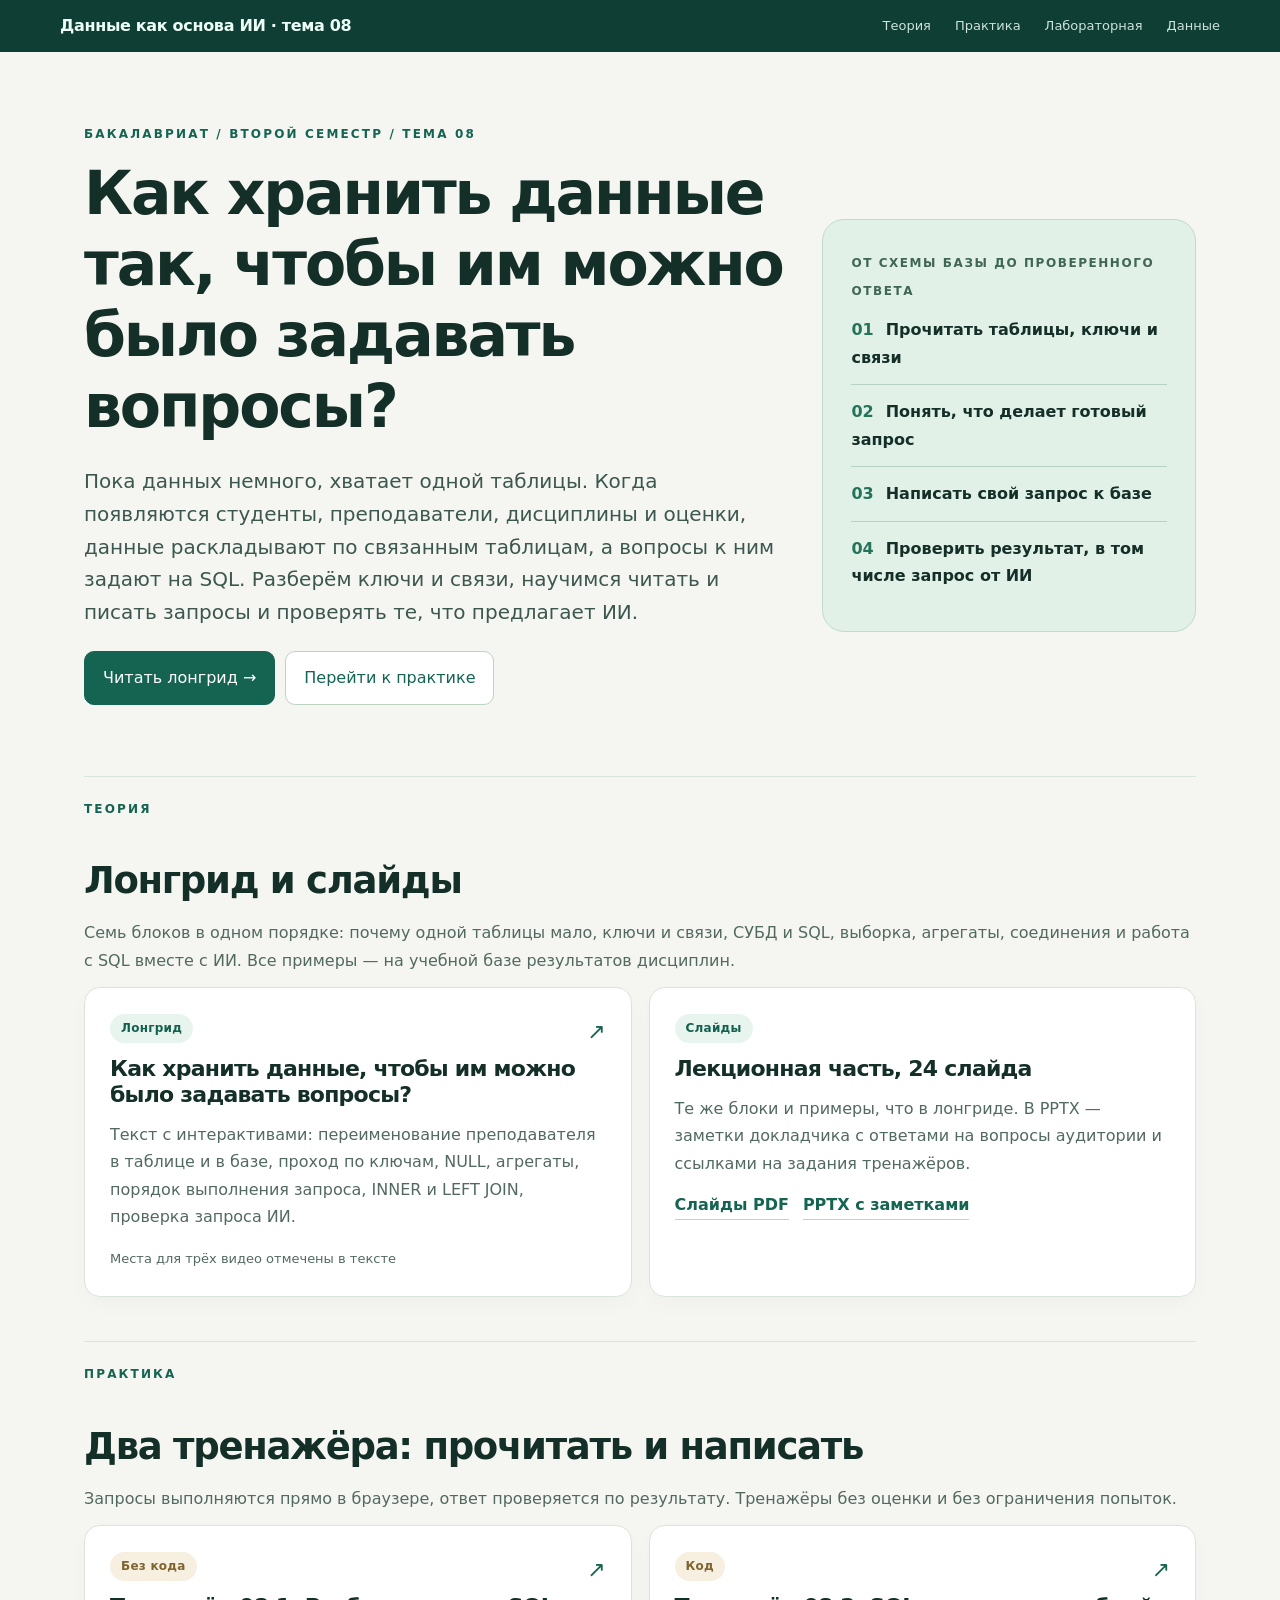
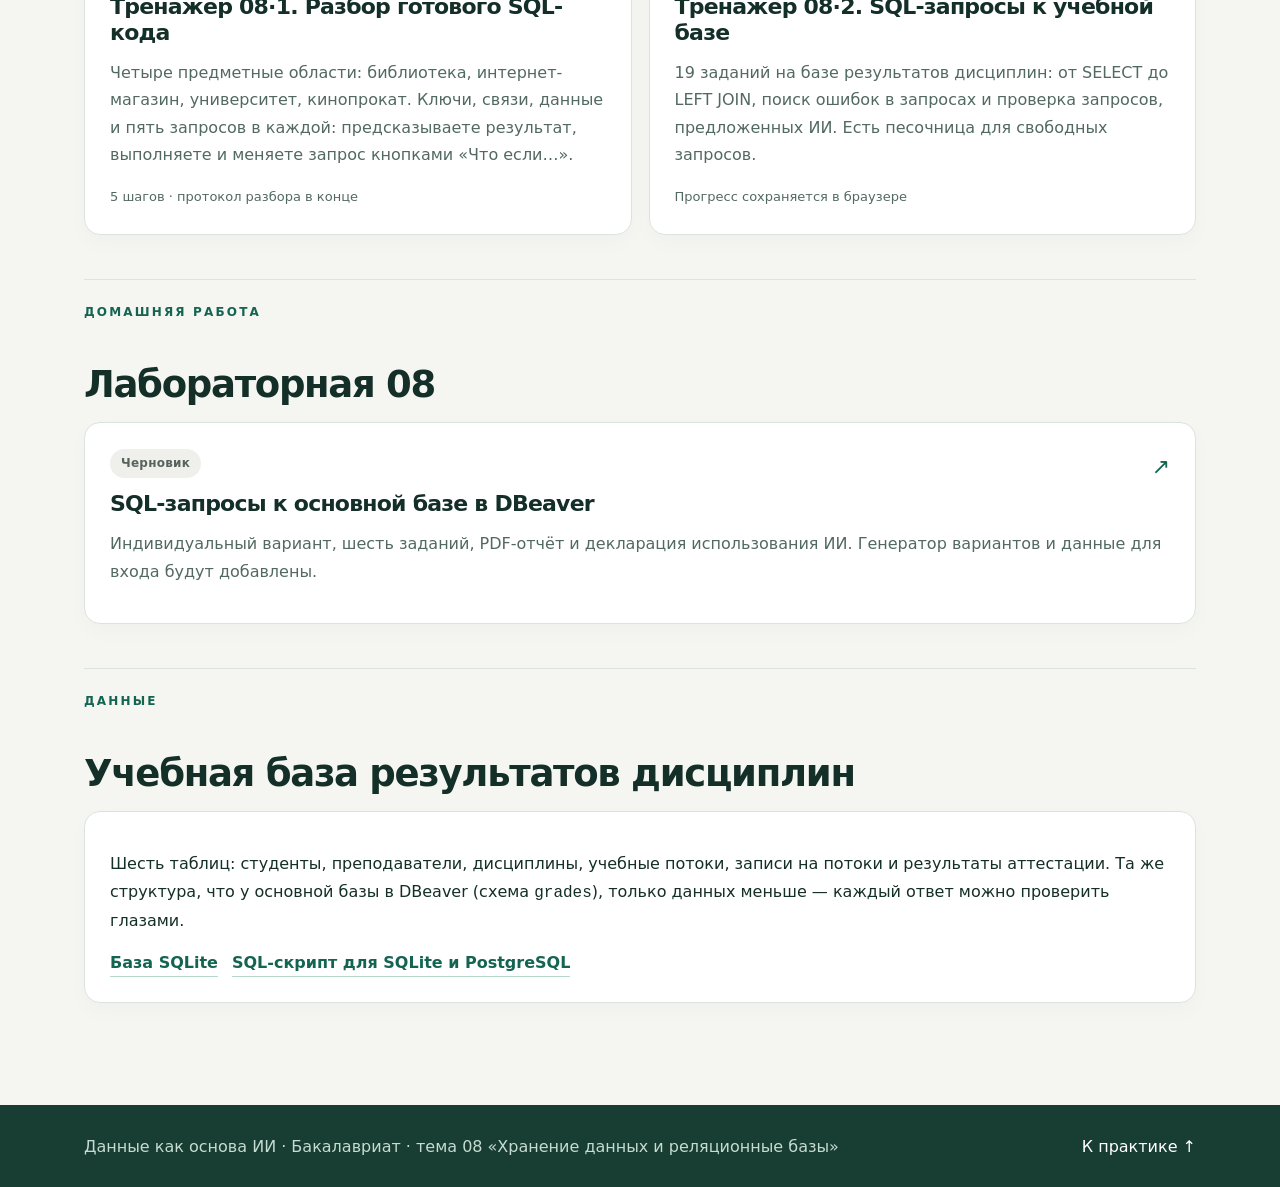
<file: index.html>
<!doctype html><html lang="ru"><head><meta charset="utf-8"><meta name="viewport" content="width=device-width, initial-scale=1"><meta name="description" content="Тема 08 курса «Данные как основа ИИ»: таблицы, ключи и связи, SQL-запросы и проверка запросов ИИ. Интерактивные тренажёры с выполнением SQL в браузере."><title>Тема 08 · Хранение данных и реляционные базы</title><link rel="stylesheet" href="assets/site.css"></head><body>
<header class="top"><div class="top-inner"><a class="brand" href="index.html">Данные как основа ИИ · тема 08</a><nav class="subnav"><a href="#theory">Теория</a><a href="#topic08">Практика</a><a href="#lab">Лабораторная</a><a href="#data">Данные</a></nav></div></header>
<div class="wrap"><section class="hero"><div><div class="eyebrow">Бакалавриат / второй семестр / тема 08</div><h1>Как хранить данные так, чтобы им можно было задавать вопросы?</h1><p class="lede">Пока данных немного, хватает одной таблицы. Когда появляются студенты, преподаватели, дисциплины и оценки, данные раскладывают по связанным таблицам, а вопросы к ним задают на SQL. Разберём ключи и связи, научимся читать и писать запросы и проверять те, что предлагает ИИ.</p><div class="cta"><a class="btn" href="read/08.html">Читать лонгрид →</a><a class="btn alt" href="04_ИНТЕРАКТИВЫ/Тренажер_08_разбор.html">Перейти к практике</a></div></div><div class="hero-panel"><small>От схемы базы до проверенного ответа</small><div class="step"><span class="n">01</span>Прочитать таблицы, ключи и связи</div><div class="step"><span class="n">02</span>Понять, что делает готовый запрос</div><div class="step"><span class="n">03</span>Написать свой запрос к базе</div><div class="step"><span class="n">04</span>Проверить результат, в том числе запрос от ИИ</div></div></section>
<section id="theory" class="section"><div class="eyebrow">Теория</div><h2>Лонгрид и слайды</h2><p class="muted">Семь блоков в одном порядке: почему одной таблицы мало, ключи и связи, СУБД и SQL, выборка, агрегаты, соединения и работа с SQL вместе с ИИ. Все примеры — на учебной базе результатов дисциплин.</p><div class="grid"><a class="card" href="read/08.html"><span class="tag">Лонгрид</span><span class="arrow">↗</span><h3>Как хранить данные, чтобы им можно было задавать вопросы?</h3><p>Текст с интерактивами: переименование преподавателя в таблице и в базе, проход по ключам, NULL, агрегаты, порядок выполнения запроса, INNER и LEFT JOIN, проверка запроса ИИ.</p><span class="fine">Места для трёх видео отмечены в тексте</span></a><div class="card"><span class="tag">Слайды</span><h3>Лекционная часть, 24 слайда</h3><p>Те же блоки и примеры, что в лонгриде. В PPTX — заметки докладчика с ответами на вопросы аудитории и ссылками на задания тренажёров.</p><div class="filelinks"><a href="09_ПРЕЗЕНТАЦИИ_PDF/Тема_08.pdf">Слайды PDF</a><a href="09_ПРЕЗЕНТАЦИИ_PDF/Тема_08.pptx">PPTX с заметками</a></div></div></div></section>
<section id="topic08" class="section"><div class="eyebrow">Практика</div><h2>Два тренажёра: прочитать и написать</h2><p class="muted">Запросы выполняются прямо в браузере, ответ проверяется по результату. Тренажёры без оценки и без ограничения попыток.</p><div class="grid"><a class="card" href="04_ИНТЕРАКТИВЫ/Тренажер_08_разбор.html"><span class="tag alt">Без кода</span><span class="arrow">↗</span><h3>Тренажёр 08·1. Разбор готового SQL-кода</h3><p>Четыре предметные области: библиотека, интернет-магазин, университет, кинопрокат. Ключи, связи, данные и пять запросов в каждой: предсказываете результат, выполняете и меняете запрос кнопками «Что если…».</p><span class="fine">5 шагов · протокол разбора в конце</span></a><a class="card" href="04_ИНТЕРАКТИВЫ/Тренажер_08_запросы.html"><span class="tag alt">Код</span><span class="arrow">↗</span><h3>Тренажёр 08·2. SQL-запросы к учебной базе</h3><p>19 заданий на базе результатов дисциплин: от SELECT до LEFT JOIN, поиск ошибок в запросах и проверка запросов, предложенных ИИ. Есть песочница для свободных запросов.</p><span class="fine">Прогресс сохраняется в браузере</span></a></div></section>
<section id="lab" class="section"><div class="eyebrow">Домашняя работа</div><h2>Лабораторная 08</h2><a class="card" href="03_ЛАБОРАТОРНЫЕ/ЛР_08.html"><span class="tag gray">Черновик</span><span class="arrow">↗</span><h3>SQL-запросы к основной базе в DBeaver</h3><p>Индивидуальный вариант, шесть заданий, PDF-отчёт и декларация использования ИИ. Генератор вариантов и данные для входа будут добавлены.</p></a></section>
<section id="data" class="section"><div class="eyebrow">Данные</div><h2>Учебная база результатов дисциплин</h2><div class="panel"><p>Шесть таблиц: студенты, преподаватели, дисциплины, учебные потоки, записи на потоки и результаты аттестации. Та же структура, что у основной базы в DBeaver (схема <code>grades</code>), только данных меньше — каждый ответ можно проверить глазами.</p><div class="filelinks"><a href="05_ДАННЫЕ_СТУДЕНТАМ/grades_training.sqlite">База SQLite</a><a href="05_ДАННЫЕ_СТУДЕНТАМ/grades_training.sql">SQL-скрипт для SQLite и PostgreSQL</a></div></div></section></div>
<footer class="footer"><div class="wrap"><span>Данные как основа ИИ · Бакалавриат · тема 08 «Хранение данных и реляционные базы»</span><a href="#topic08">К практике ↑</a></div></footer></body></html>
</file>
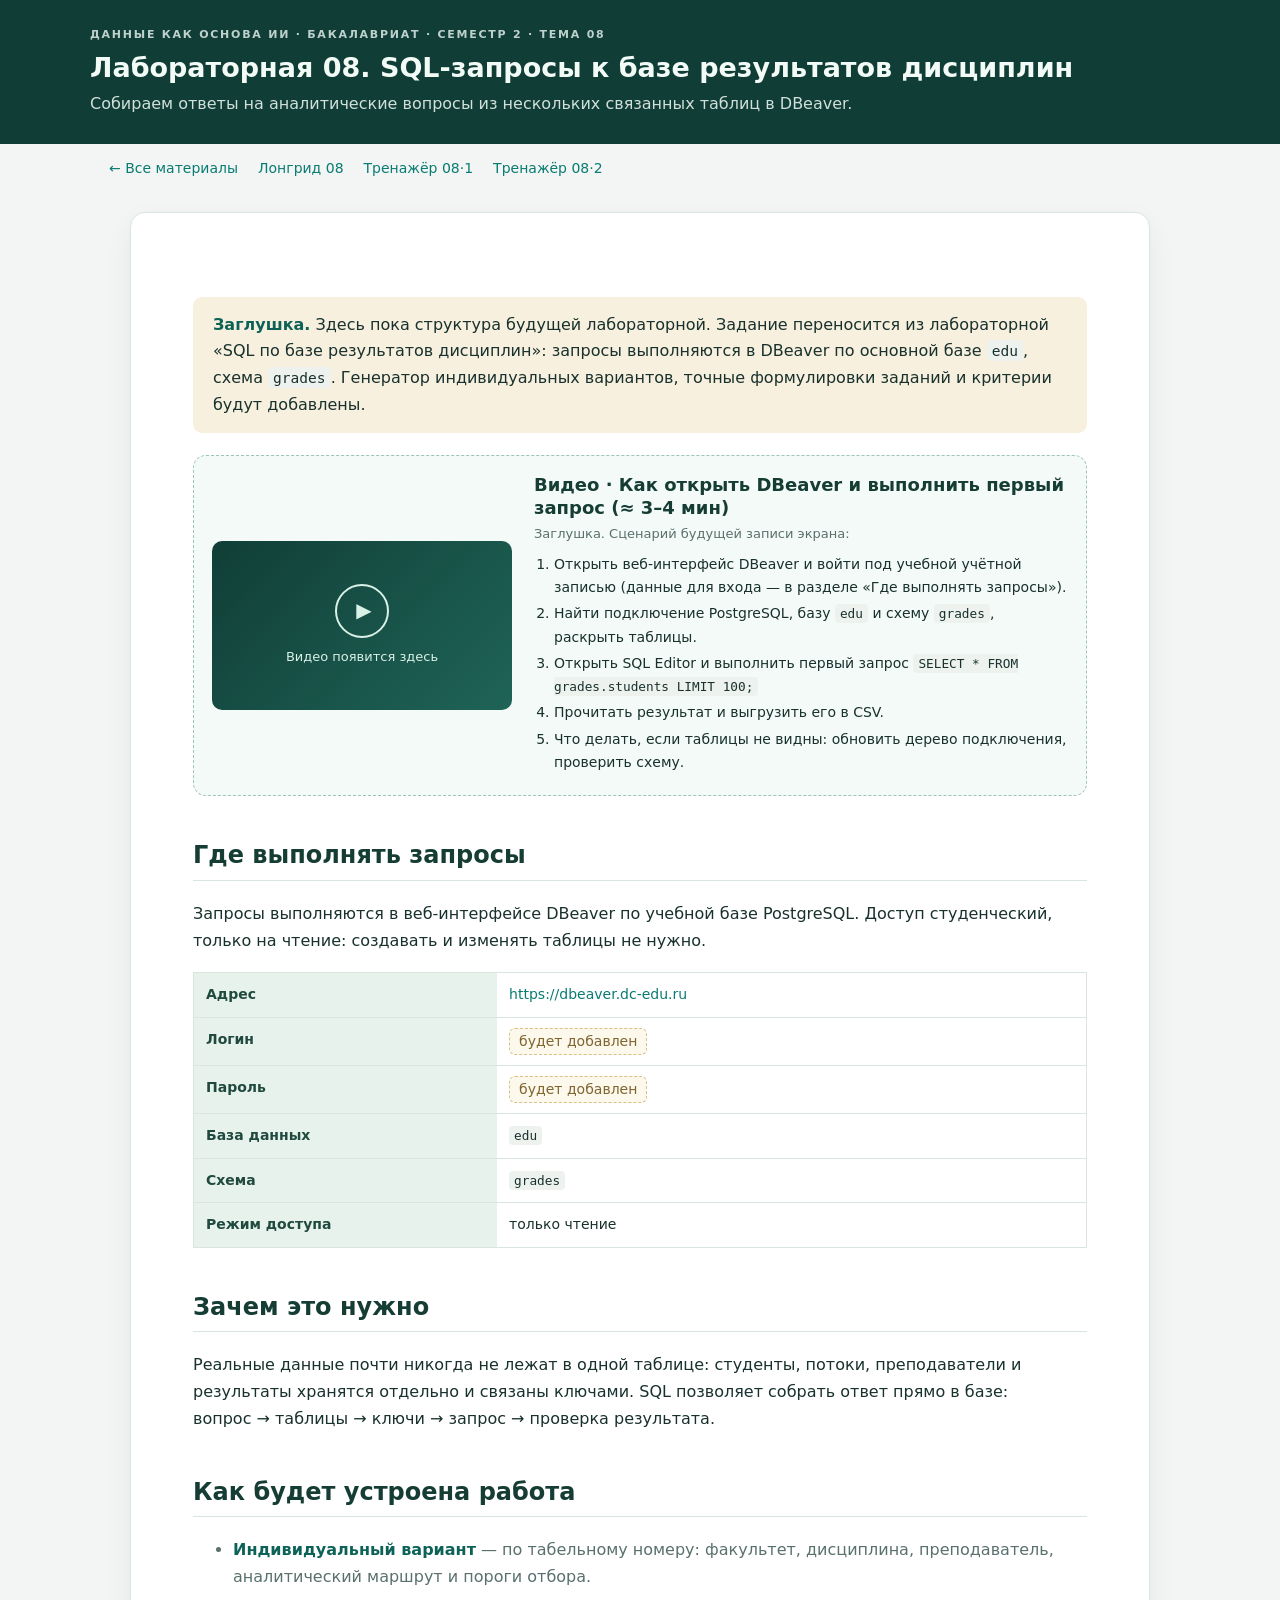
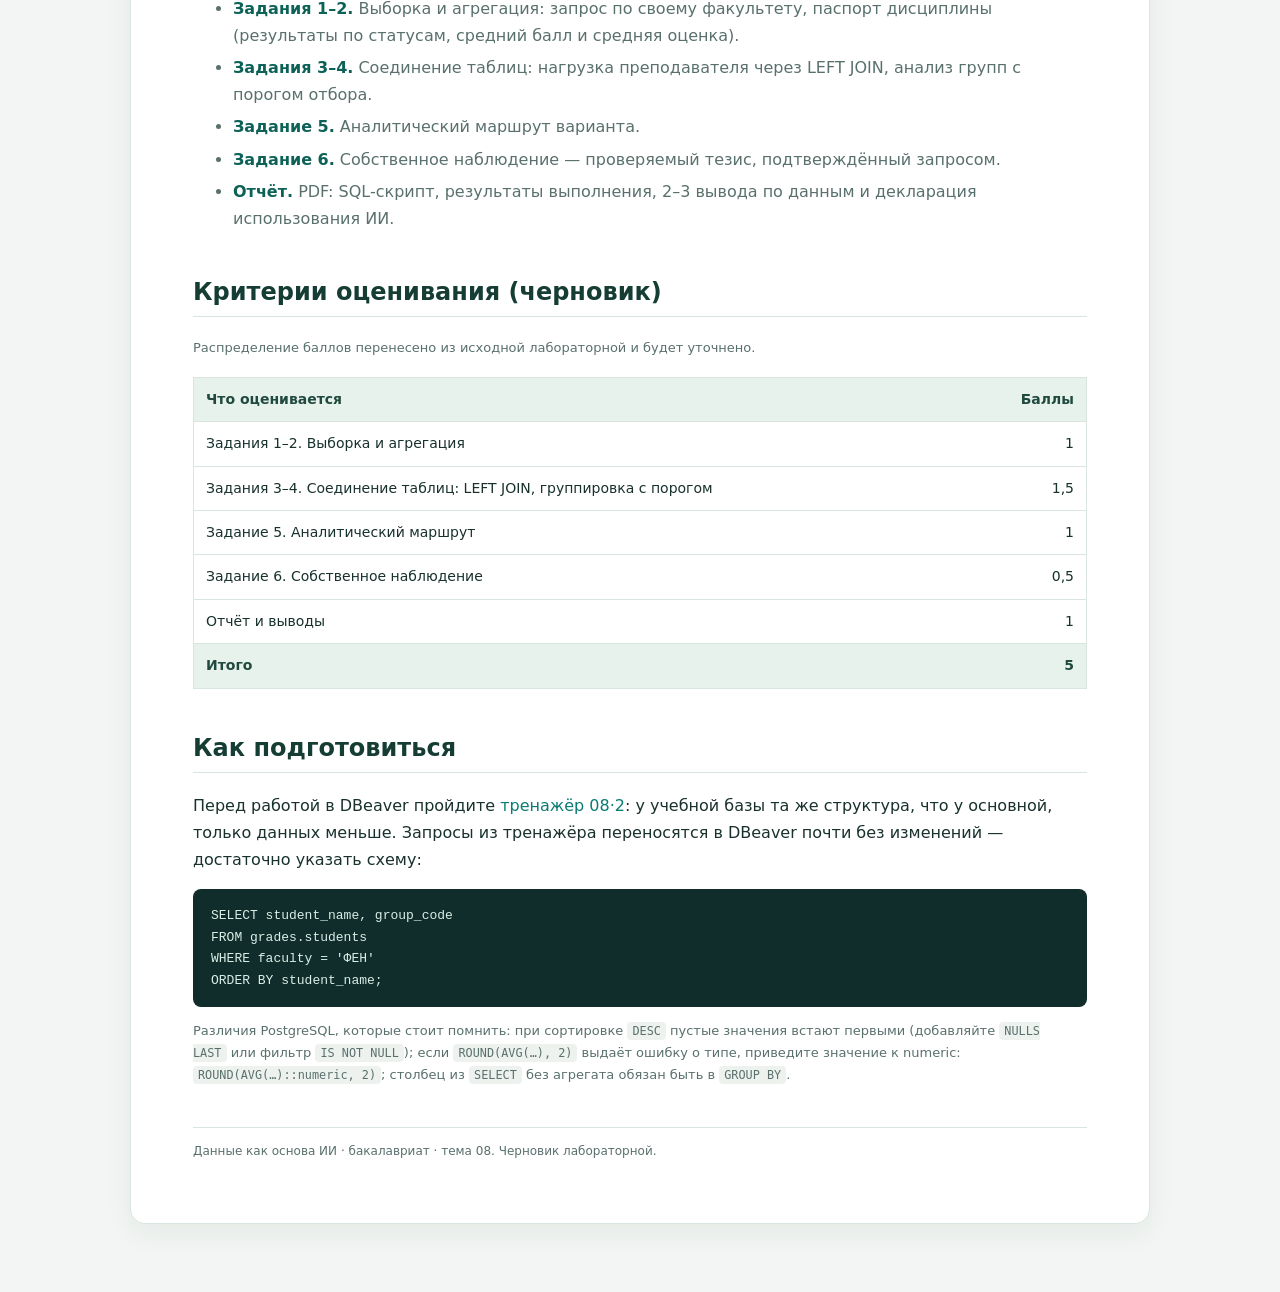
<file: 03_ЛАБОРАТОРНЫЕ/ЛР_08.html>
<!doctype html><html lang="ru"><head><meta charset="utf-8"><meta name="viewport" content="width=device-width,initial-scale=1"><title>Лабораторная 08. SQL-запросы к базе результатов</title><style>
:root{--ink:#18312d;--mint:#097b72;--bg:#f2f5f3;--paper:#fff;--muted:#59706d;--line:#dbe5df;--soft:#e9f4ef;--ochre:#f8f0df;--red:#9a4f35}
*{box-sizing:border-box}body{background:var(--bg);color:var(--ink);font:16px/1.67 system-ui,-apple-system,'Segoe UI',Arial,sans-serif;margin:0}a{color:var(--mint);text-decoration:none}a:hover{text-decoration:underline}header{background:#103e37;color:#f1fbf6;padding:26px max(18px,calc((100vw - 1100px)/2));}header .kicker{font-size:11px;letter-spacing:.16em;text-transform:uppercase;font-weight:700;opacity:.78}header h1{color:#f3fbf6;font-size:27px;line-height:1.19;margin:8px 0 7px}header p{margin:0;max-width:800px;opacity:.86}nav{max-width:1100px;margin:auto;padding:13px 19px;color:var(--muted);font-size:14px}nav a{margin-right:20px}main{max-width:1020px;margin:18px auto 68px;background:var(--paper);border:1px solid var(--line);border-radius:15px;box-shadow:0 10px 28px #16362b0e;padding:clamp(24px,5vw,62px)}h1,h2,h3{color:#153d34;line-height:1.24}h2{font-size:24px;margin-top:1.7em;padding-top:.18em;border-bottom:1px solid var(--line);padding-bottom:9px}h3{font-size:19px;margin-top:1.2em}p{max-width:860px;margin:1em 0}li{margin:.35em 0}strong{color:#0d6257}code{font:0.91em ui-monospace,SFMono-Regular,Consolas,'DejaVu Sans Mono',monospace;background:#eef2ef;padding:2px 5px;border-radius:4px}pre{background:#112d2b;color:#d9eee7;padding:16px 18px;overflow:auto;border-radius:8px;font:13px/1.65 ui-monospace,Consolas,monospace}table{border-collapse:collapse;width:100%;font-size:14px;margin:18px 0;border:1px solid var(--line)}th,td{text-align:left;padding:10px 12px;border-bottom:1px solid var(--line);vertical-align:top}th{background:#e8f2ed;color:#214a3f}td:last-child,th:last-child{text-align:right;white-space:nowrap}table.access th{width:34%}table.access td:last-child{text-align:left;white-space:normal}.todo{display:inline-block;background:#fcf8ec;border:1px dashed #d8c08f;color:#7e642e;border-radius:6px;padding:1px 9px;font-size:14px}.callout{background:var(--ochre);border-radius:9px;padding:15px 20px;margin:22px 0}.small{font-size:13px;color:var(--muted)}.plan{color:var(--muted)}.footer{margin-top:42px;border-top:1px solid var(--line);padding-top:13px;color:var(--muted);font-size:12px}
.video-stub{display:grid;grid-template-columns:minmax(0,300px) minmax(0,1fr);gap:22px;align-items:center;border:1px dashed #9fc4b3;background:#f4faf7;border-radius:13px;padding:18px;margin:22px 0}.video-stub .frame{aspect-ratio:16/9;border-radius:10px;background:linear-gradient(135deg,#103e37,#1f6457);color:#d9f1e7;display:flex;flex-direction:column;align-items:center;justify-content:center;gap:8px;font-size:13px;text-align:center;padding:12px}.video-stub .play{width:54px;height:54px;border-radius:50%;border:2px solid #d9f1e7;display:flex;align-items:center;justify-content:center;font-size:20px;padding-left:4px}.video-stub h3{margin:0 0 4px;font-size:18px}.video-stub ol{margin:8px 0 0;padding-left:20px;font-size:14px}.video-stub li{margin:.2em 0}
@media(max-width:650px){main{border-radius:0;margin:0;padding:19px 16px}header{padding:24px 16px}header h1{font-size:23px}nav{padding:12px 16px}.video-stub{grid-template-columns:1fr}table{display:block;overflow:auto}}
</style></head><body><header><div class="kicker">Данные как основа ИИ · бакалавриат · семестр 2 · тема 08</div><h1>Лабораторная 08. SQL-запросы к базе результатов дисциплин</h1><p>Собираем ответы на аналитические вопросы из нескольких связанных таблиц в DBeaver.</p></header><nav><a href="../index.html#topic08">← Все материалы</a><a href="../read/08.html">Лонгрид 08</a><a href="../04_ИНТЕРАКТИВЫ/Тренажер_08_разбор.html">Тренажёр 08·1</a><a href="../04_ИНТЕРАКТИВЫ/Тренажер_08_запросы.html">Тренажёр 08·2</a></nav><main>
<div class="callout"><strong>Заглушка.</strong> Здесь пока структура будущей лабораторной. Задание переносится из лабораторной «SQL по базе результатов дисциплин»: запросы выполняются в DBeaver по основной базе <code>edu</code>, схема <code>grades</code>. Генератор индивидуальных вариантов, точные формулировки заданий и критерии будут добавлены.</div>

<figure class="video-stub" data-video-slot="lab08-dbeaver"><div class="frame" role="img" aria-label="Место для видео"><div class="play" aria-hidden="true">▶</div><div>Видео появится здесь</div></div><figcaption><h3>Видео · Как открыть DBeaver и выполнить первый запрос (≈ 3–4 мин)</h3><div class="small">Заглушка. Сценарий будущей записи экрана:</div><ol><li>Открыть веб-интерфейс DBeaver и войти под учебной учётной записью (данные для входа — в разделе «Где выполнять запросы»).</li><li>Найти подключение PostgreSQL, базу <code>edu</code> и схему <code>grades</code>, раскрыть таблицы.</li><li>Открыть SQL Editor и выполнить первый запрос <code>SELECT * FROM grades.students LIMIT 100;</code></li><li>Прочитать результат и выгрузить его в CSV.</li><li>Что делать, если таблицы не видны: обновить дерево подключения, проверить схему.</li></ol></figcaption></figure>

<h2>Где выполнять запросы</h2>
<p>Запросы выполняются в веб-интерфейсе DBeaver по учебной базе PostgreSQL. Доступ студенческий, только на чтение: создавать и изменять таблицы не нужно.</p>
<table class="access"><tbody><tr><th>Адрес</th><td><a href="https://dbeaver.dc-edu.ru" target="_blank" rel="noopener">https://dbeaver.dc-edu.ru</a></td></tr><tr><th>Логин</th><td><span class="todo">будет добавлен</span></td></tr><tr><th>Пароль</th><td><span class="todo">будет добавлен</span></td></tr><tr><th>База данных</th><td><code>edu</code></td></tr><tr><th>Схема</th><td><code>grades</code></td></tr><tr><th>Режим доступа</th><td>только чтение</td></tr></tbody></table>

<h2>Зачем это нужно</h2>
<p>Реальные данные почти никогда не лежат в одной таблице: студенты, потоки, преподаватели и результаты хранятся отдельно и связаны ключами. SQL позволяет собрать ответ прямо в базе: вопрос → таблицы → ключи → запрос → проверка результата.</p>

<h2>Как будет устроена работа</h2>
<ul class="plan"><li><strong>Индивидуальный вариант</strong> — по табельному номеру: факультет, дисциплина, преподаватель, аналитический маршрут и пороги отбора.</li><li><strong>Задания 1–2.</strong> Выборка и агрегация: запрос по своему факультету, паспорт дисциплины (результаты по статусам, средний балл и средняя оценка).</li><li><strong>Задания 3–4.</strong> Соединение таблиц: нагрузка преподавателя через LEFT JOIN, анализ групп с порогом отбора.</li><li><strong>Задание 5.</strong> Аналитический маршрут варианта.</li><li><strong>Задание 6.</strong> Собственное наблюдение — проверяемый тезис, подтверждённый запросом.</li><li><strong>Отчёт.</strong> PDF: SQL-скрипт, результаты выполнения, 2–3 вывода по данным и декларация использования ИИ.</li></ul>

<h2>Критерии оценивания (черновик)</h2>
<p class="small">Распределение баллов перенесено из исходной лабораторной и будет уточнено.</p>
<table><thead><tr><th>Что оценивается</th><th>Баллы</th></tr></thead><tbody><tr><td>Задания 1–2. Выборка и агрегация</td><td>1</td></tr><tr><td>Задания 3–4. Соединение таблиц: LEFT JOIN, группировка с порогом</td><td>1,5</td></tr><tr><td>Задание 5. Аналитический маршрут</td><td>1</td></tr><tr><td>Задание 6. Собственное наблюдение</td><td>0,5</td></tr><tr><td>Отчёт и выводы</td><td>1</td></tr><tr><th>Итого</th><th>5</th></tr></tbody></table>

<h2>Как подготовиться</h2>
<p>Перед работой в DBeaver пройдите <a href="../04_ИНТЕРАКТИВЫ/Тренажер_08_запросы.html">тренажёр 08·2</a>: у учебной базы та же структура, что у основной, только данных меньше. Запросы из тренажёра переносятся в DBeaver почти без изменений — достаточно указать схему:</p>
<pre>SELECT student_name, group_code
FROM grades.students
WHERE faculty = 'ФЕН'
ORDER BY student_name;</pre>
<p class="small">Различия PostgreSQL, которые стоит помнить: при сортировке <code>DESC</code> пустые значения встают первыми (добавляйте <code>NULLS LAST</code> или фильтр <code>IS NOT NULL</code>); если <code>ROUND(AVG(…), 2)</code> выдаёт ошибку о типе, приведите значение к numeric: <code>ROUND(AVG(…)::numeric, 2)</code>; столбец из <code>SELECT</code> без агрегата обязан быть в <code>GROUP BY</code>.</p>
<div class="footer">Данные как основа ИИ · бакалавриат · тема 08. Черновик лабораторной.</div>
</main></body></html>
</file>
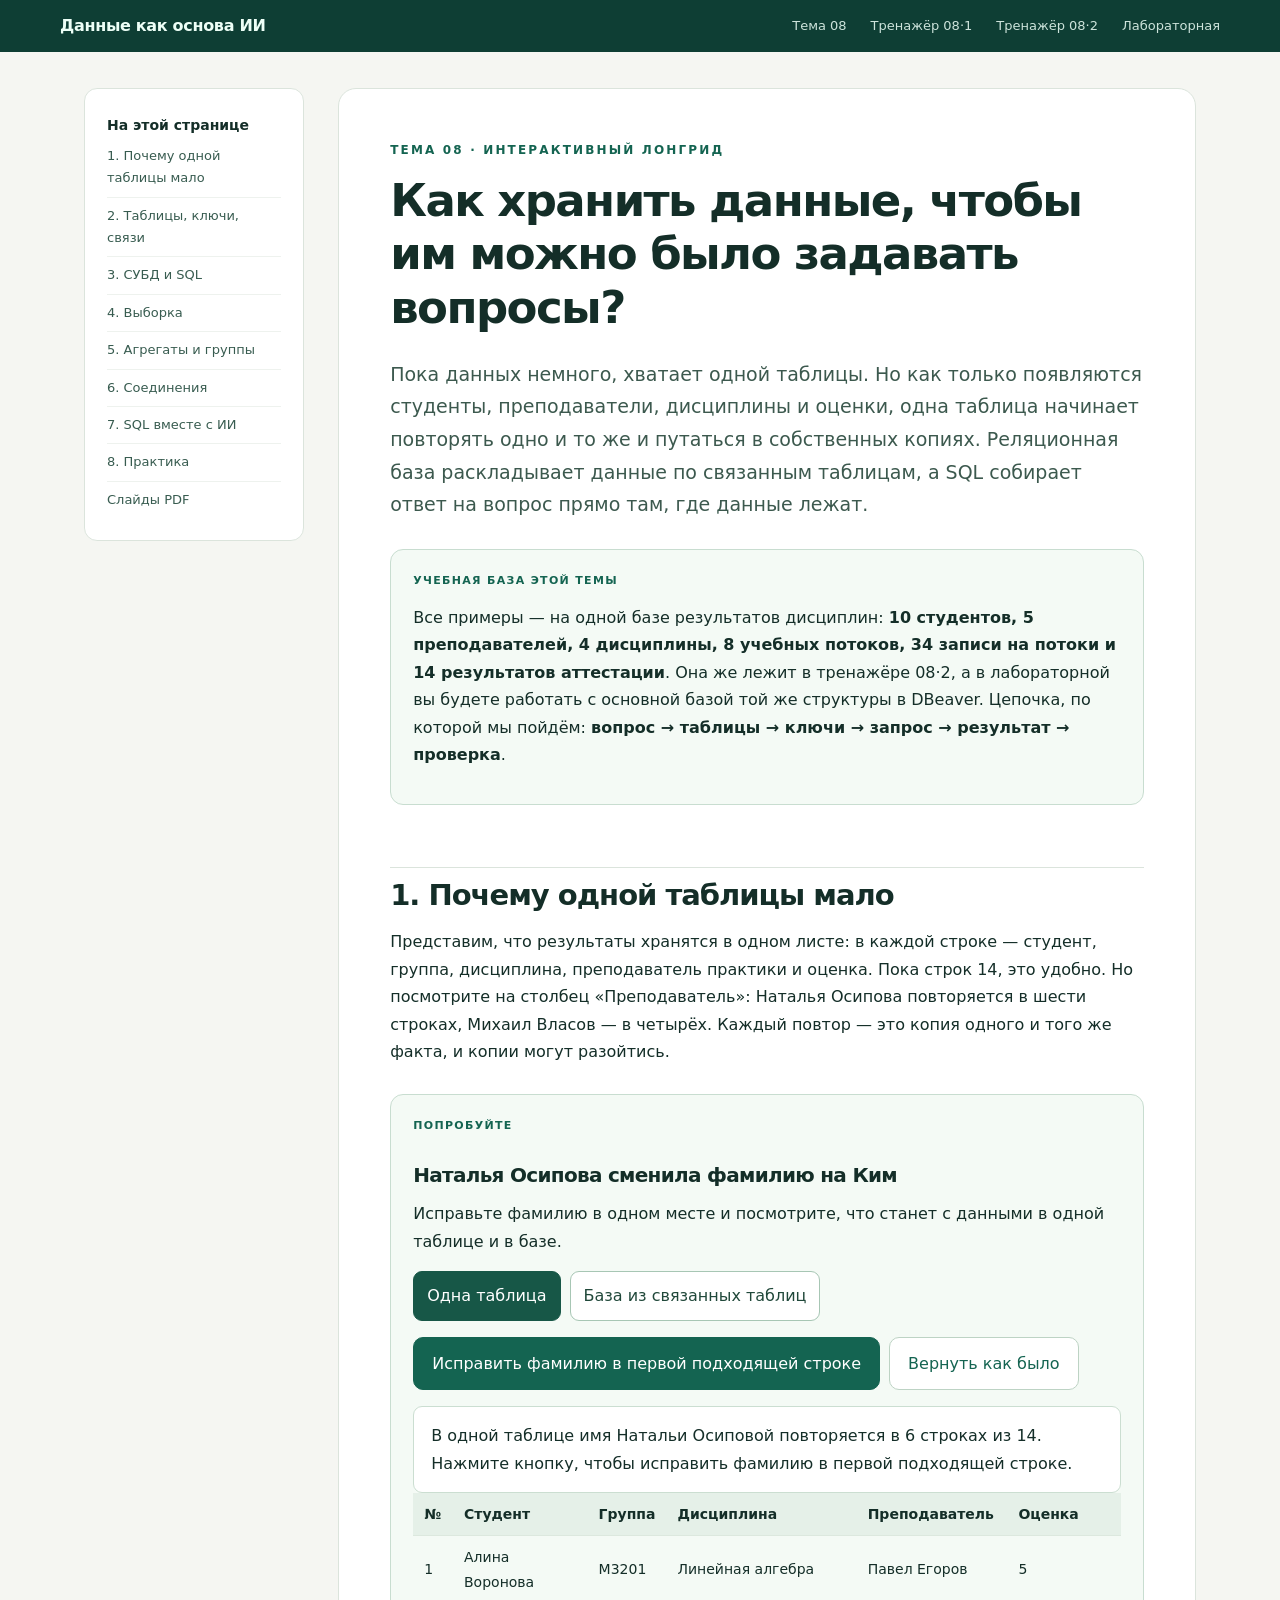
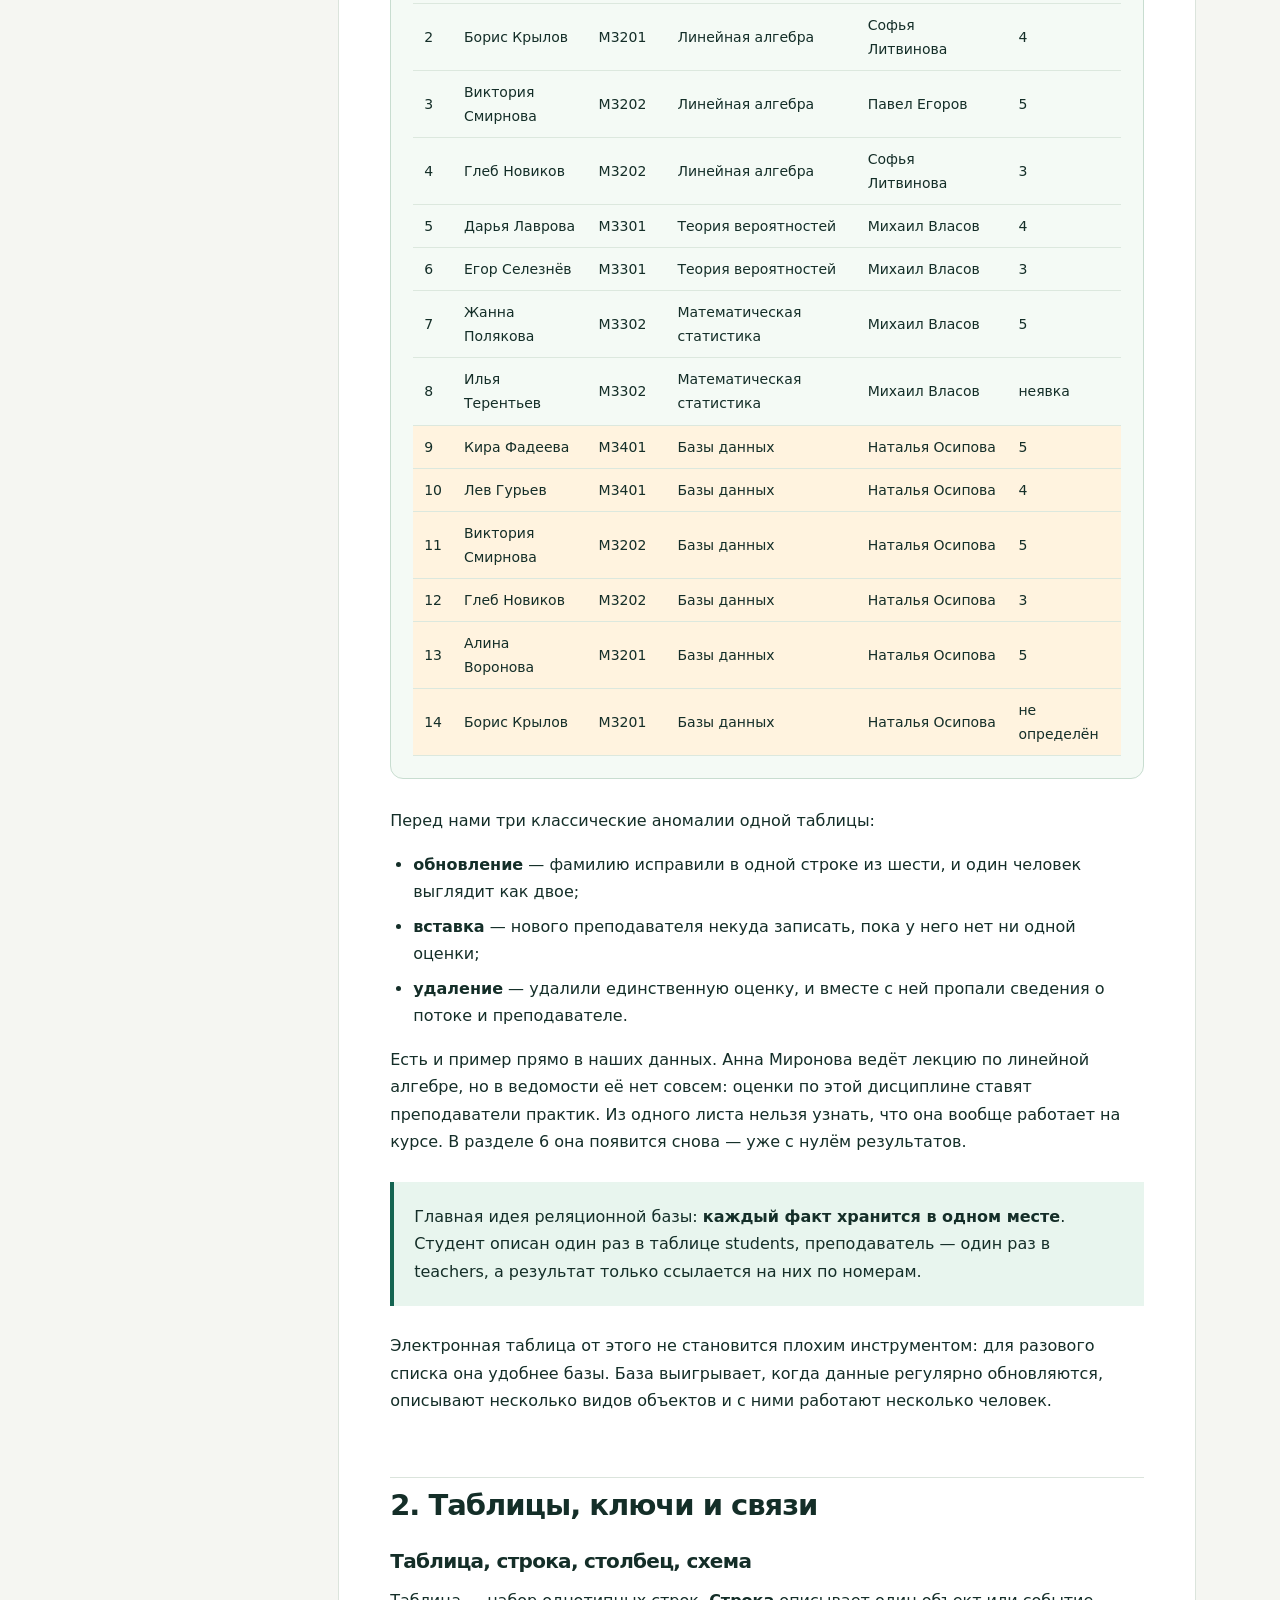
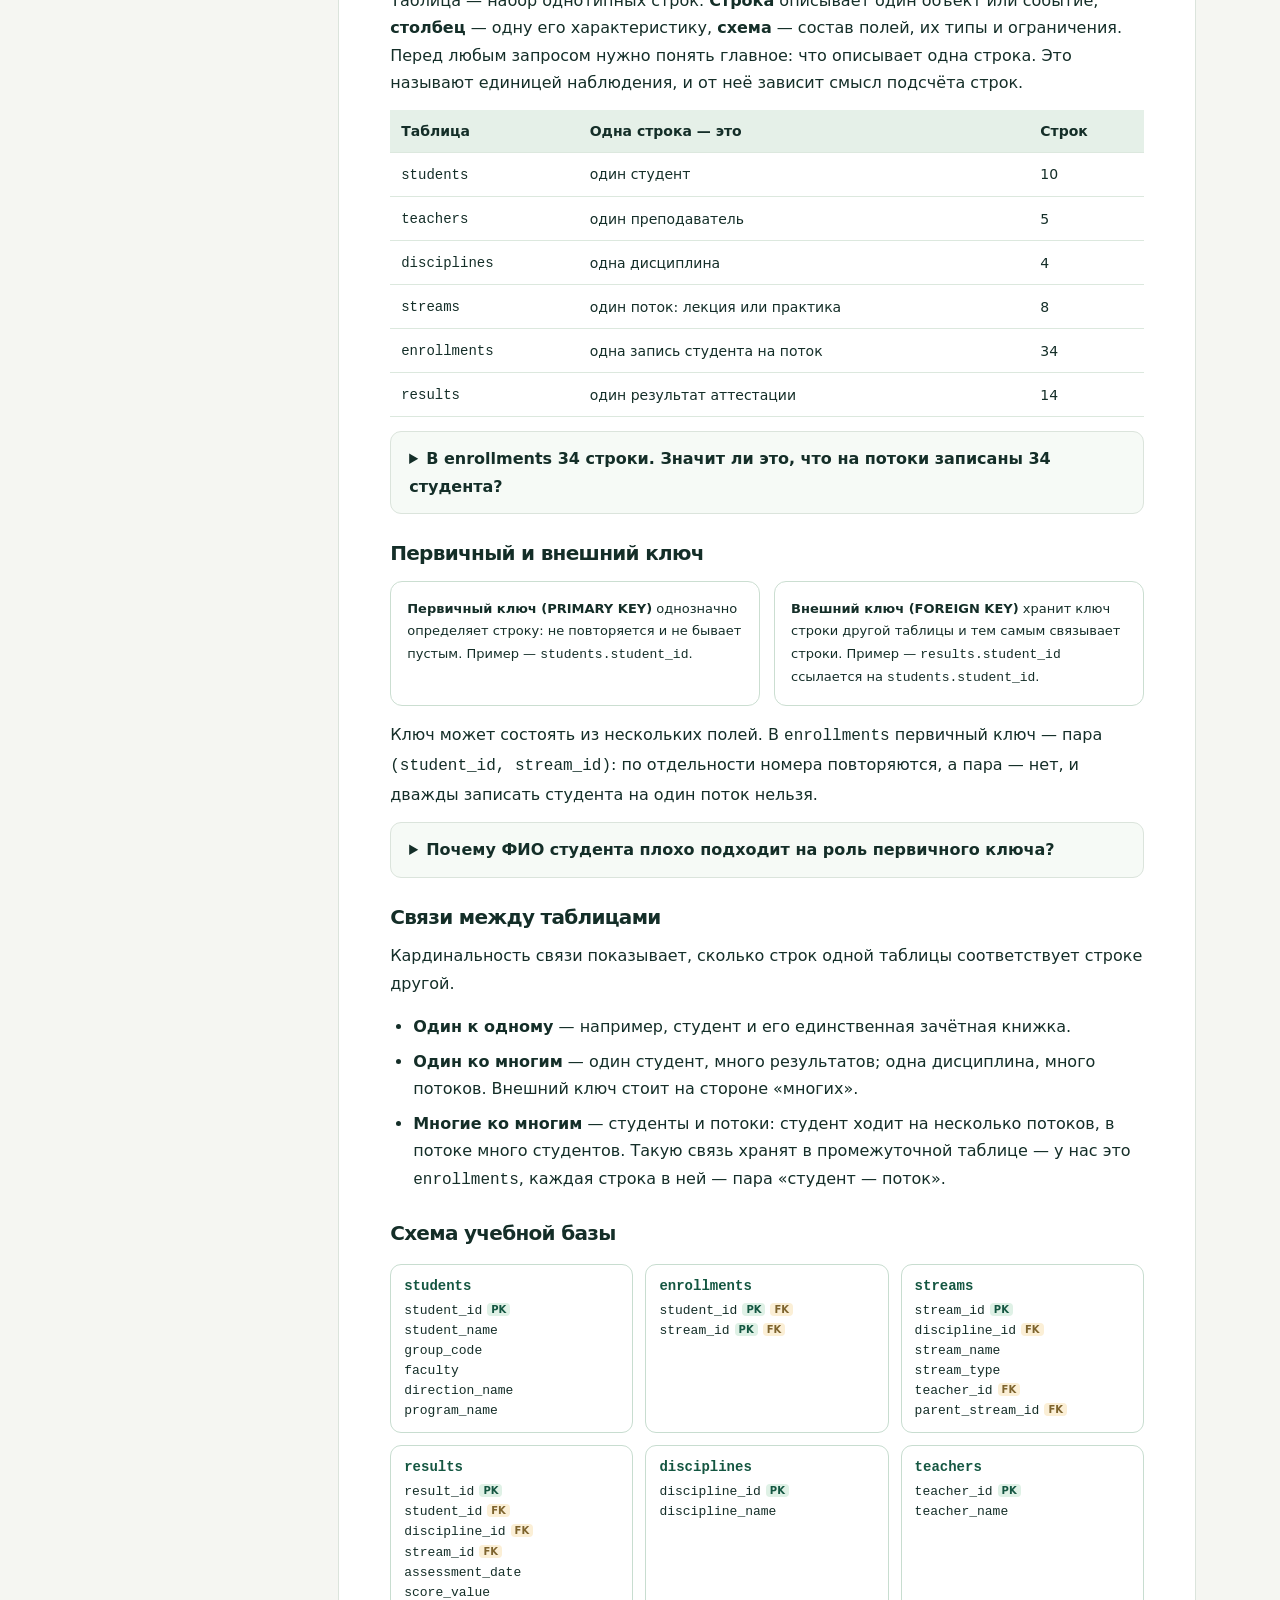
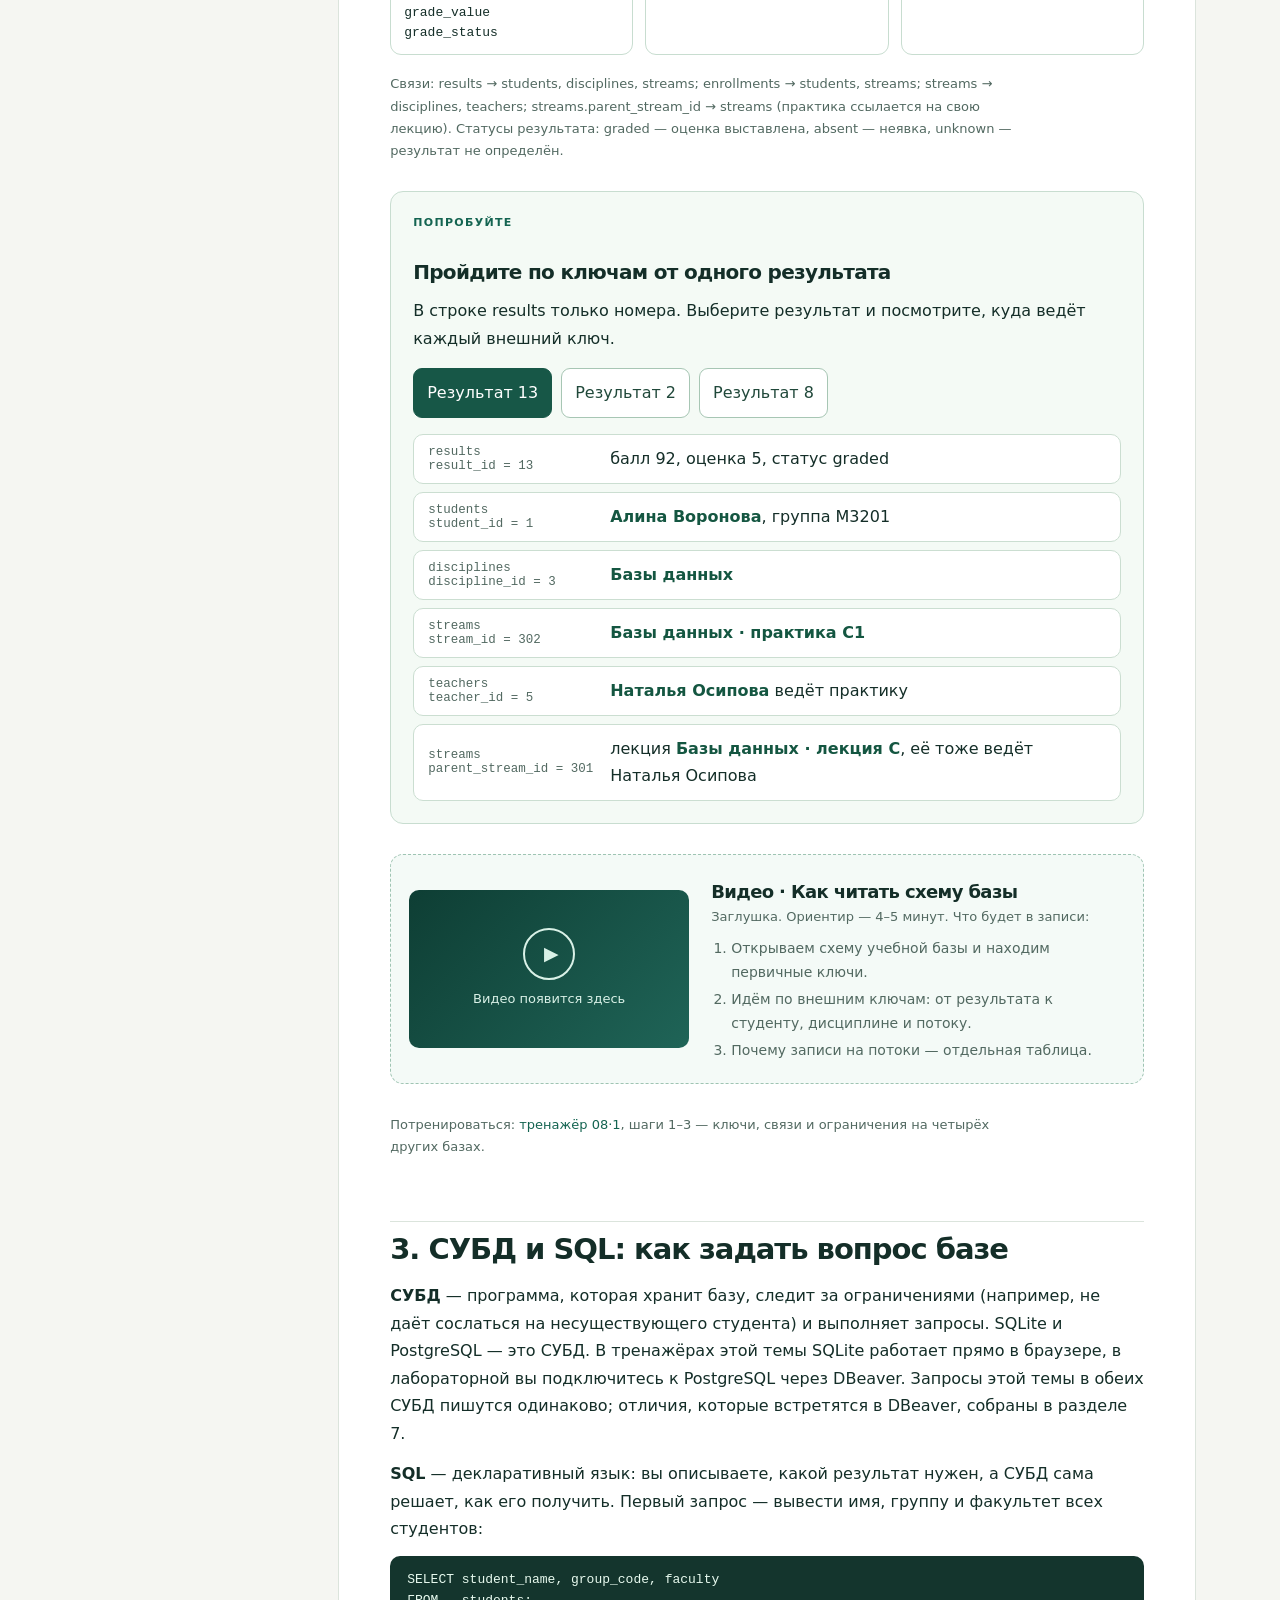
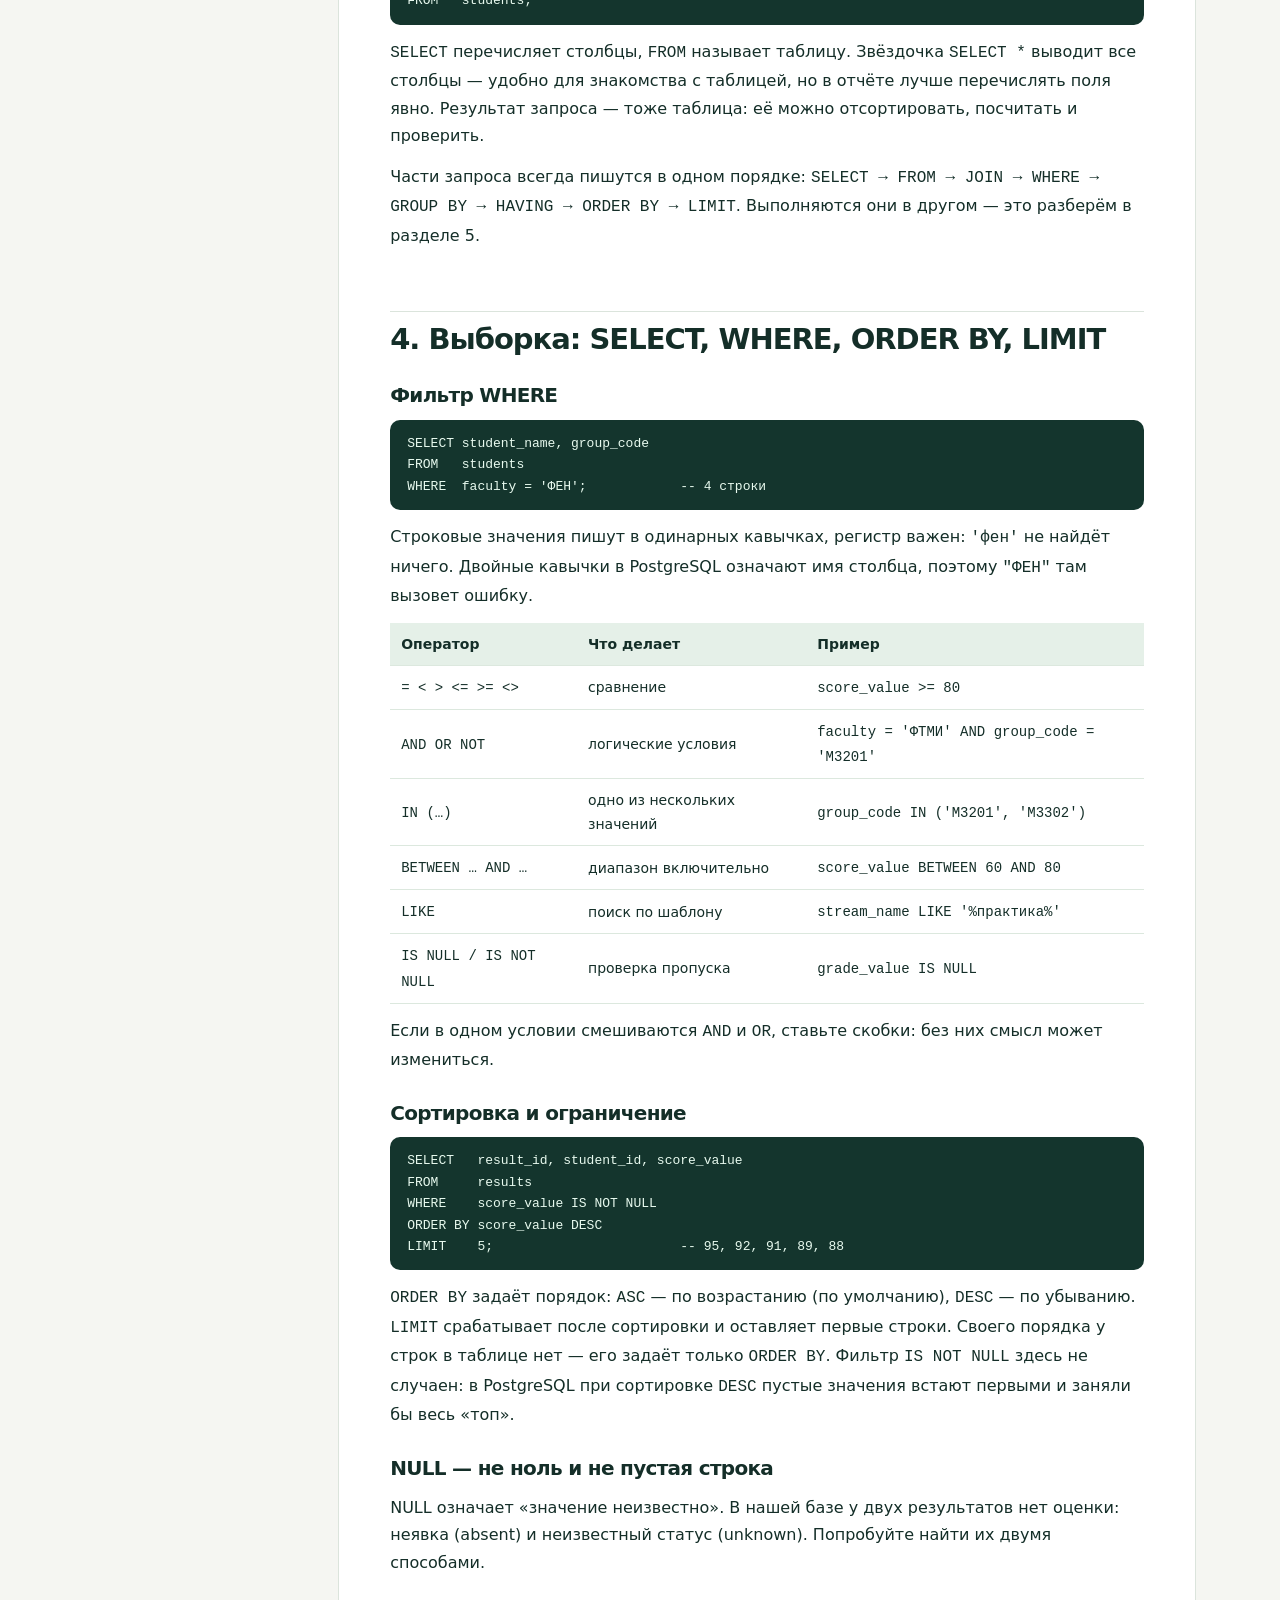
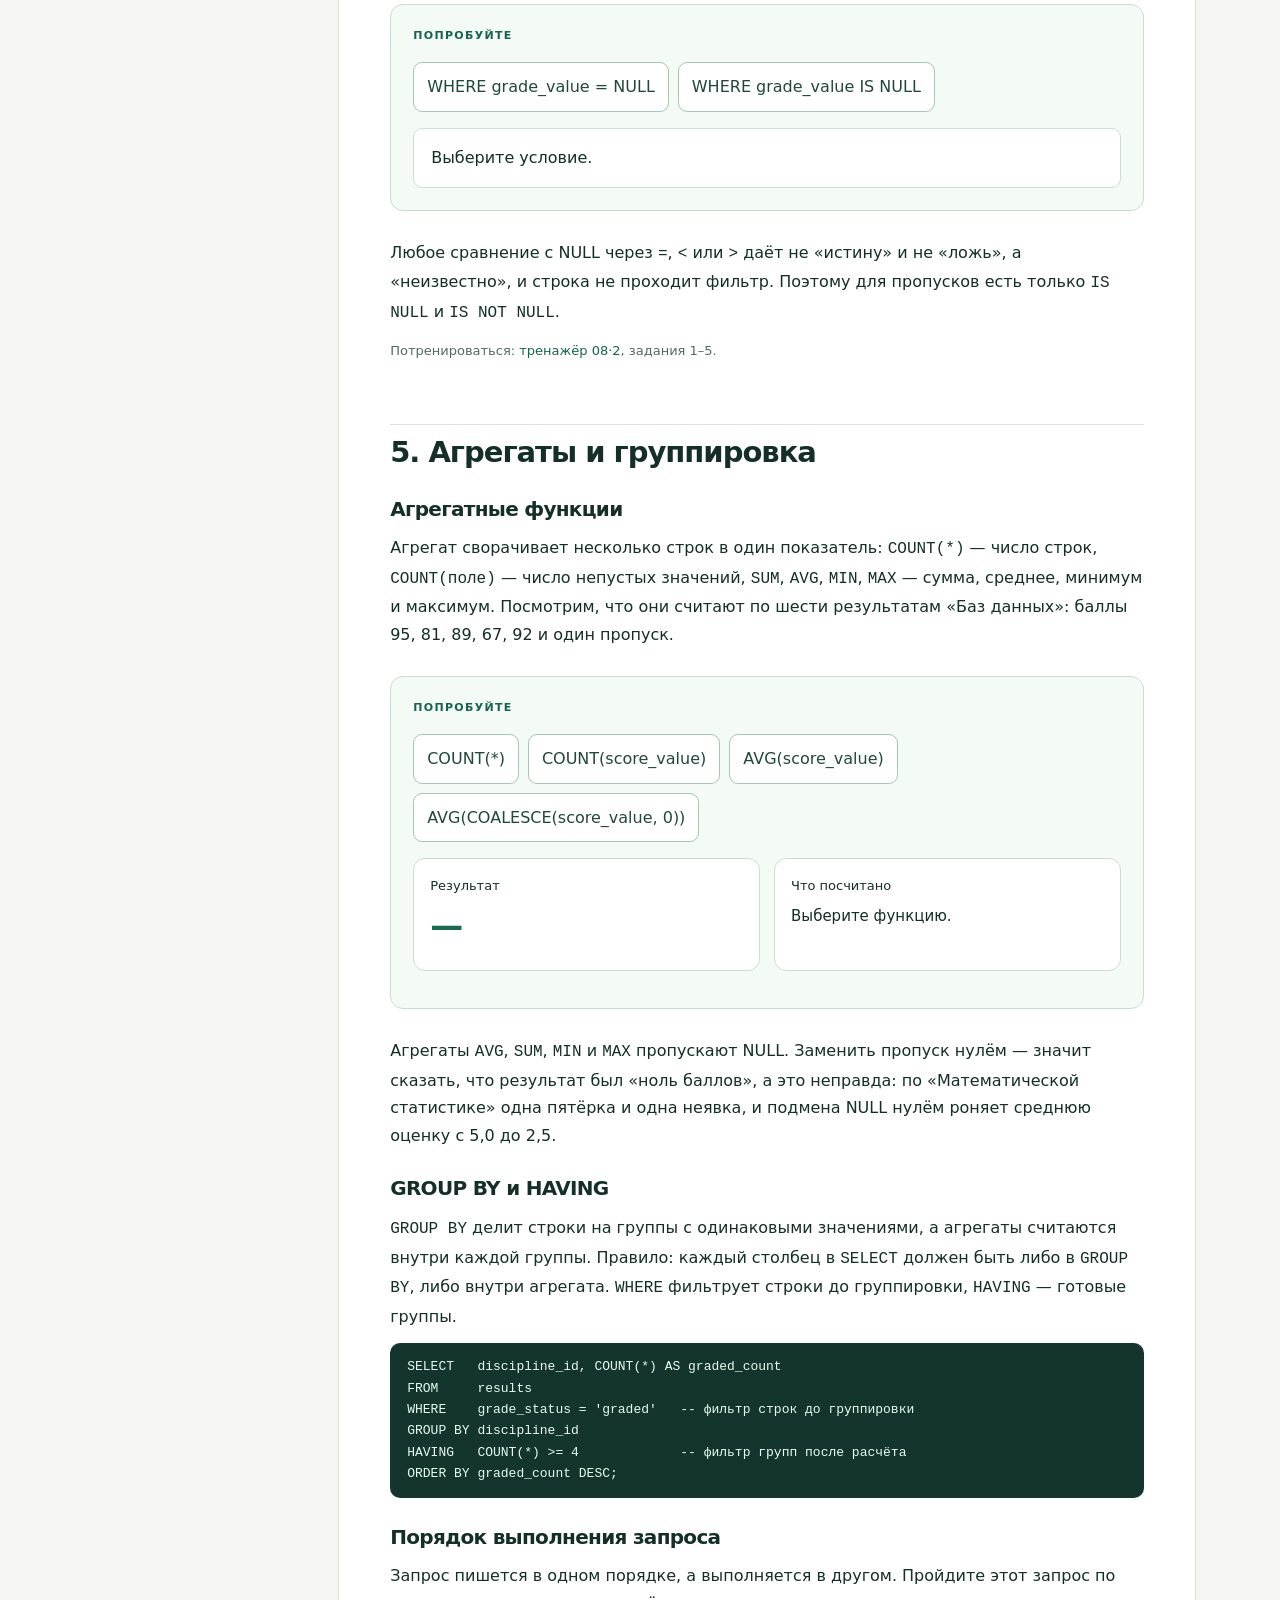
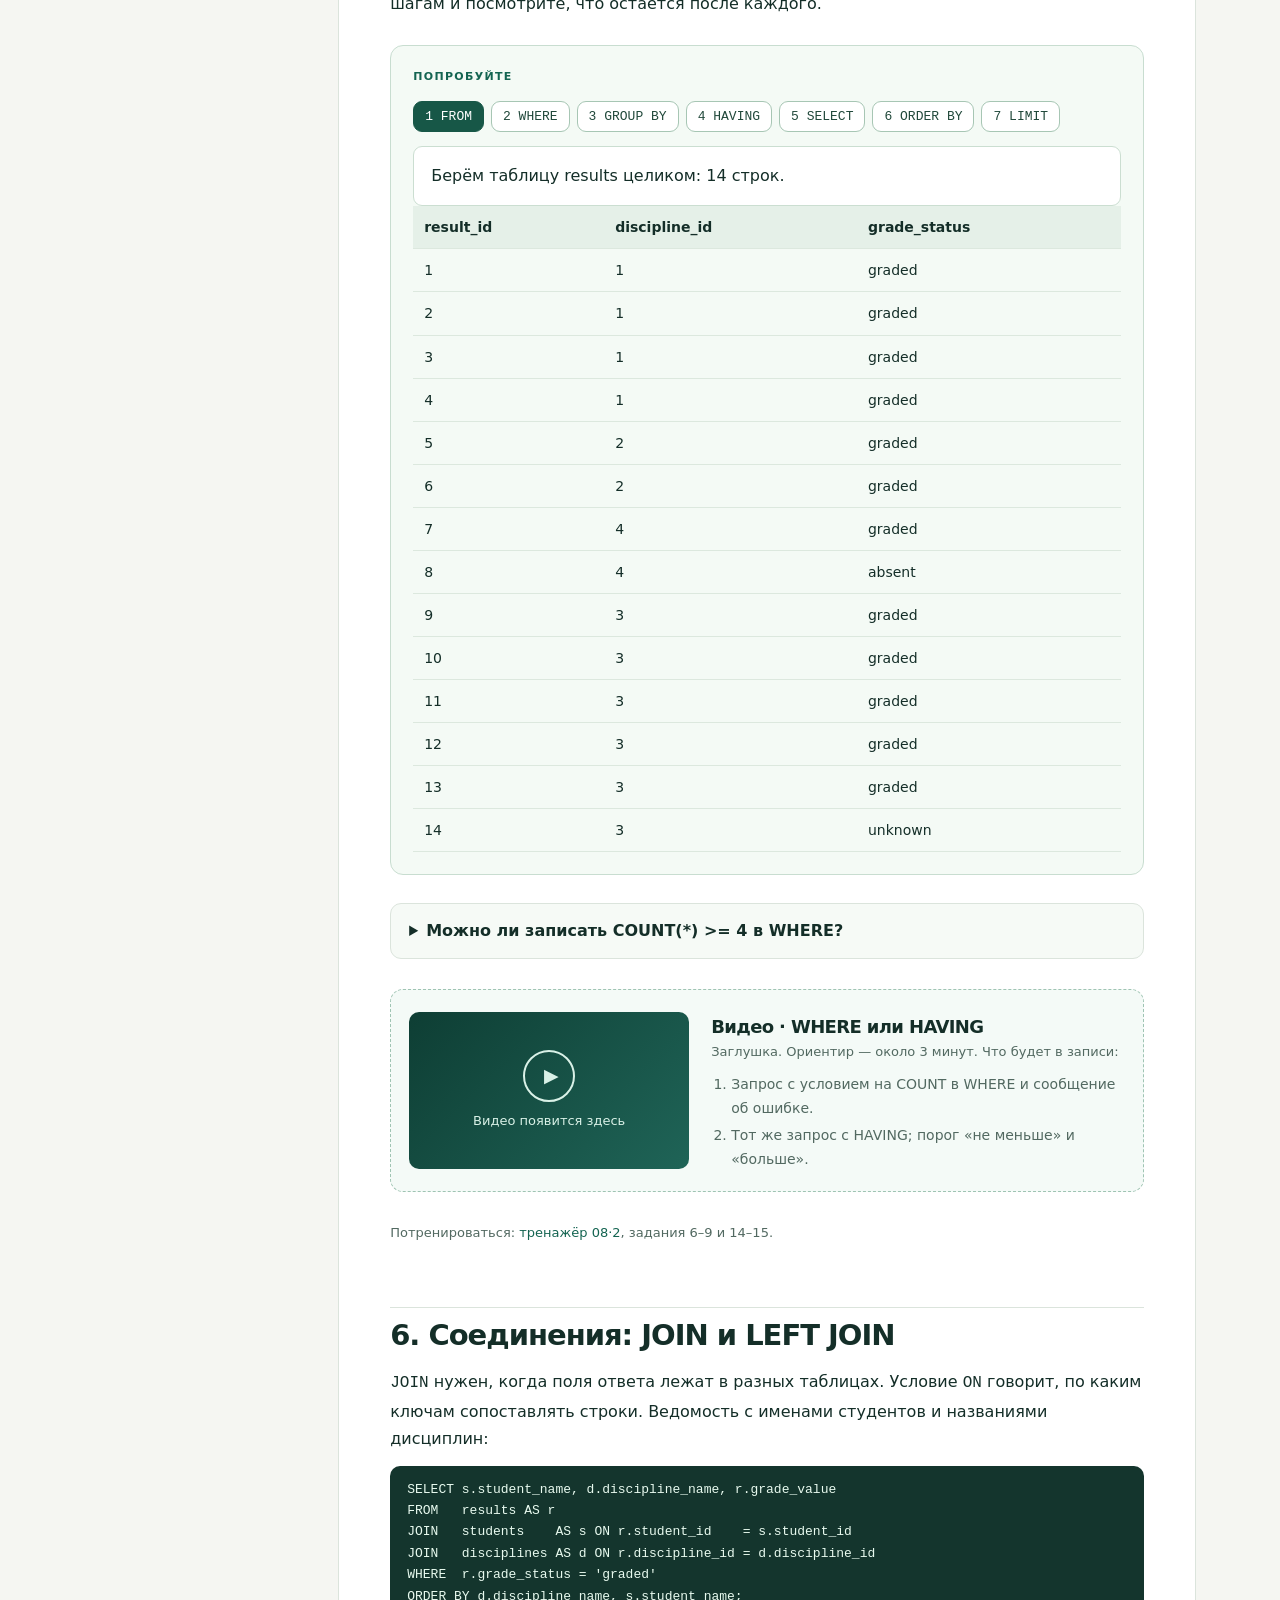
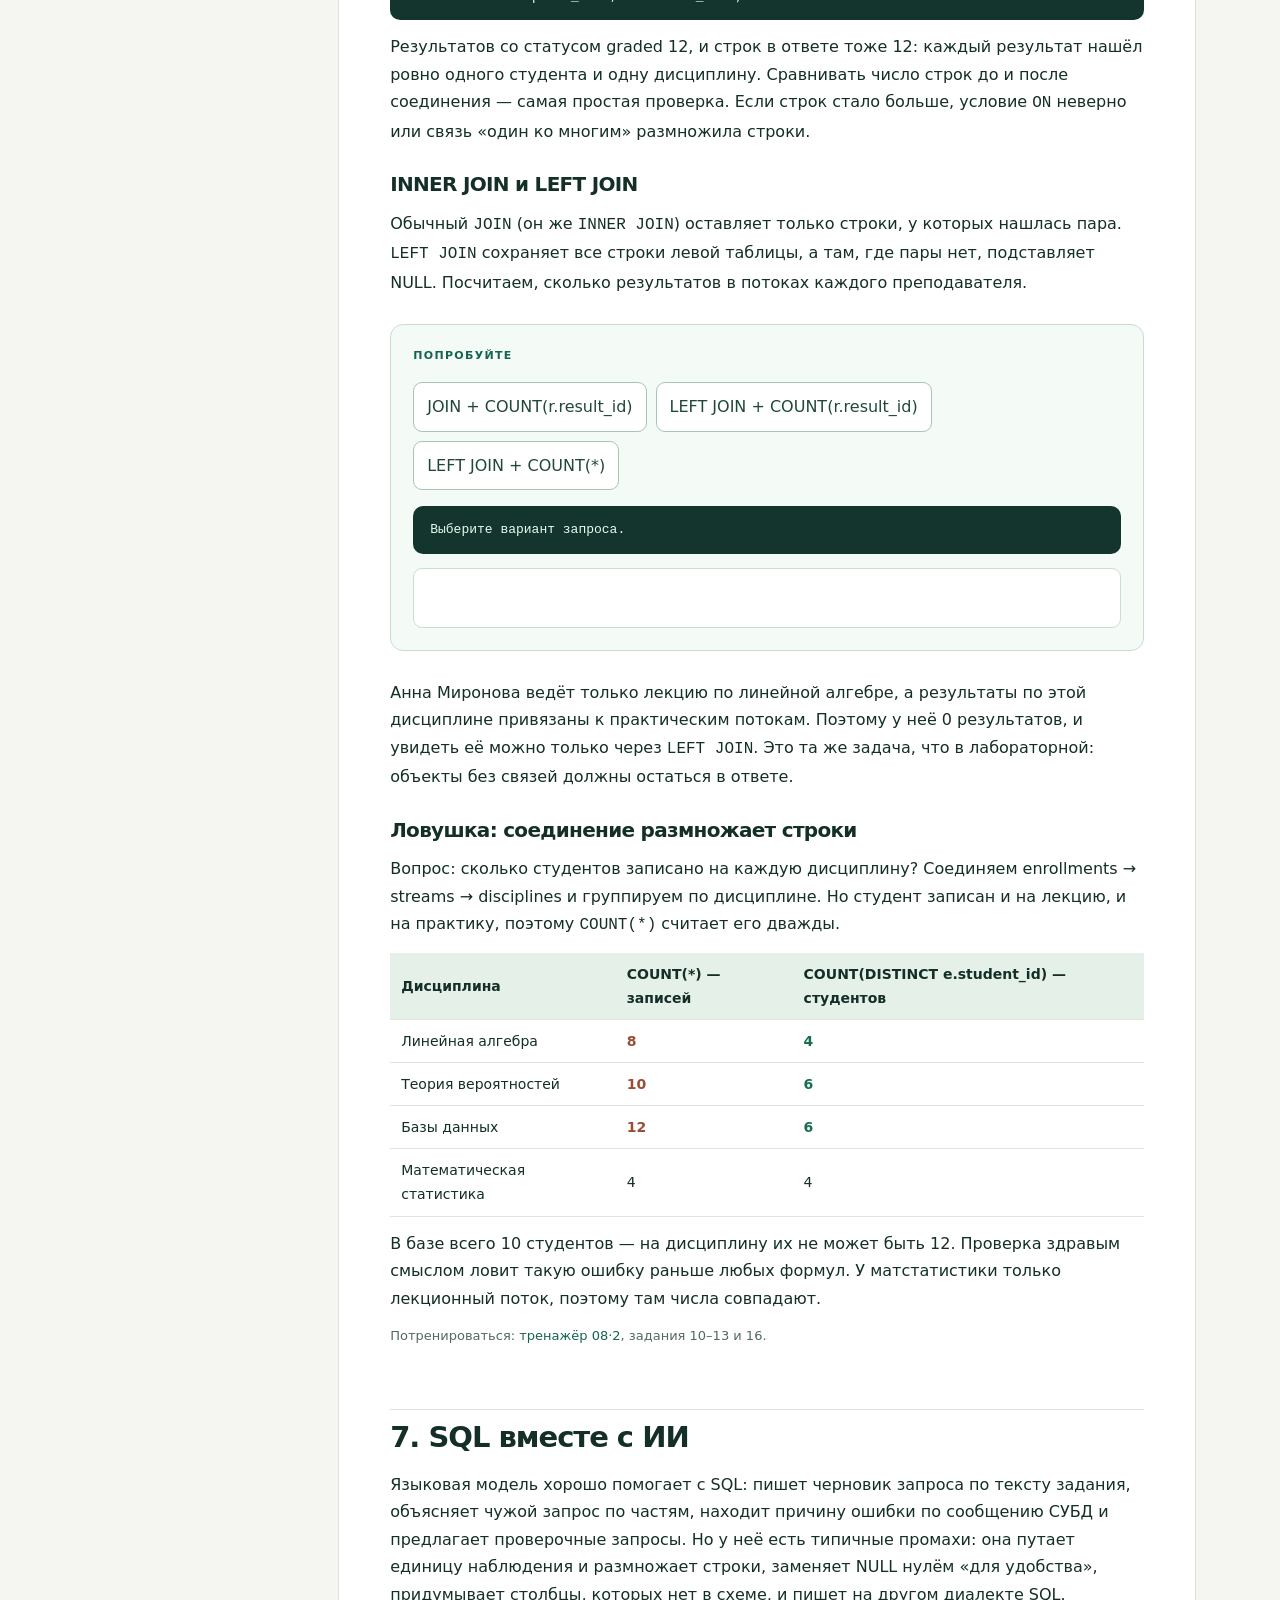
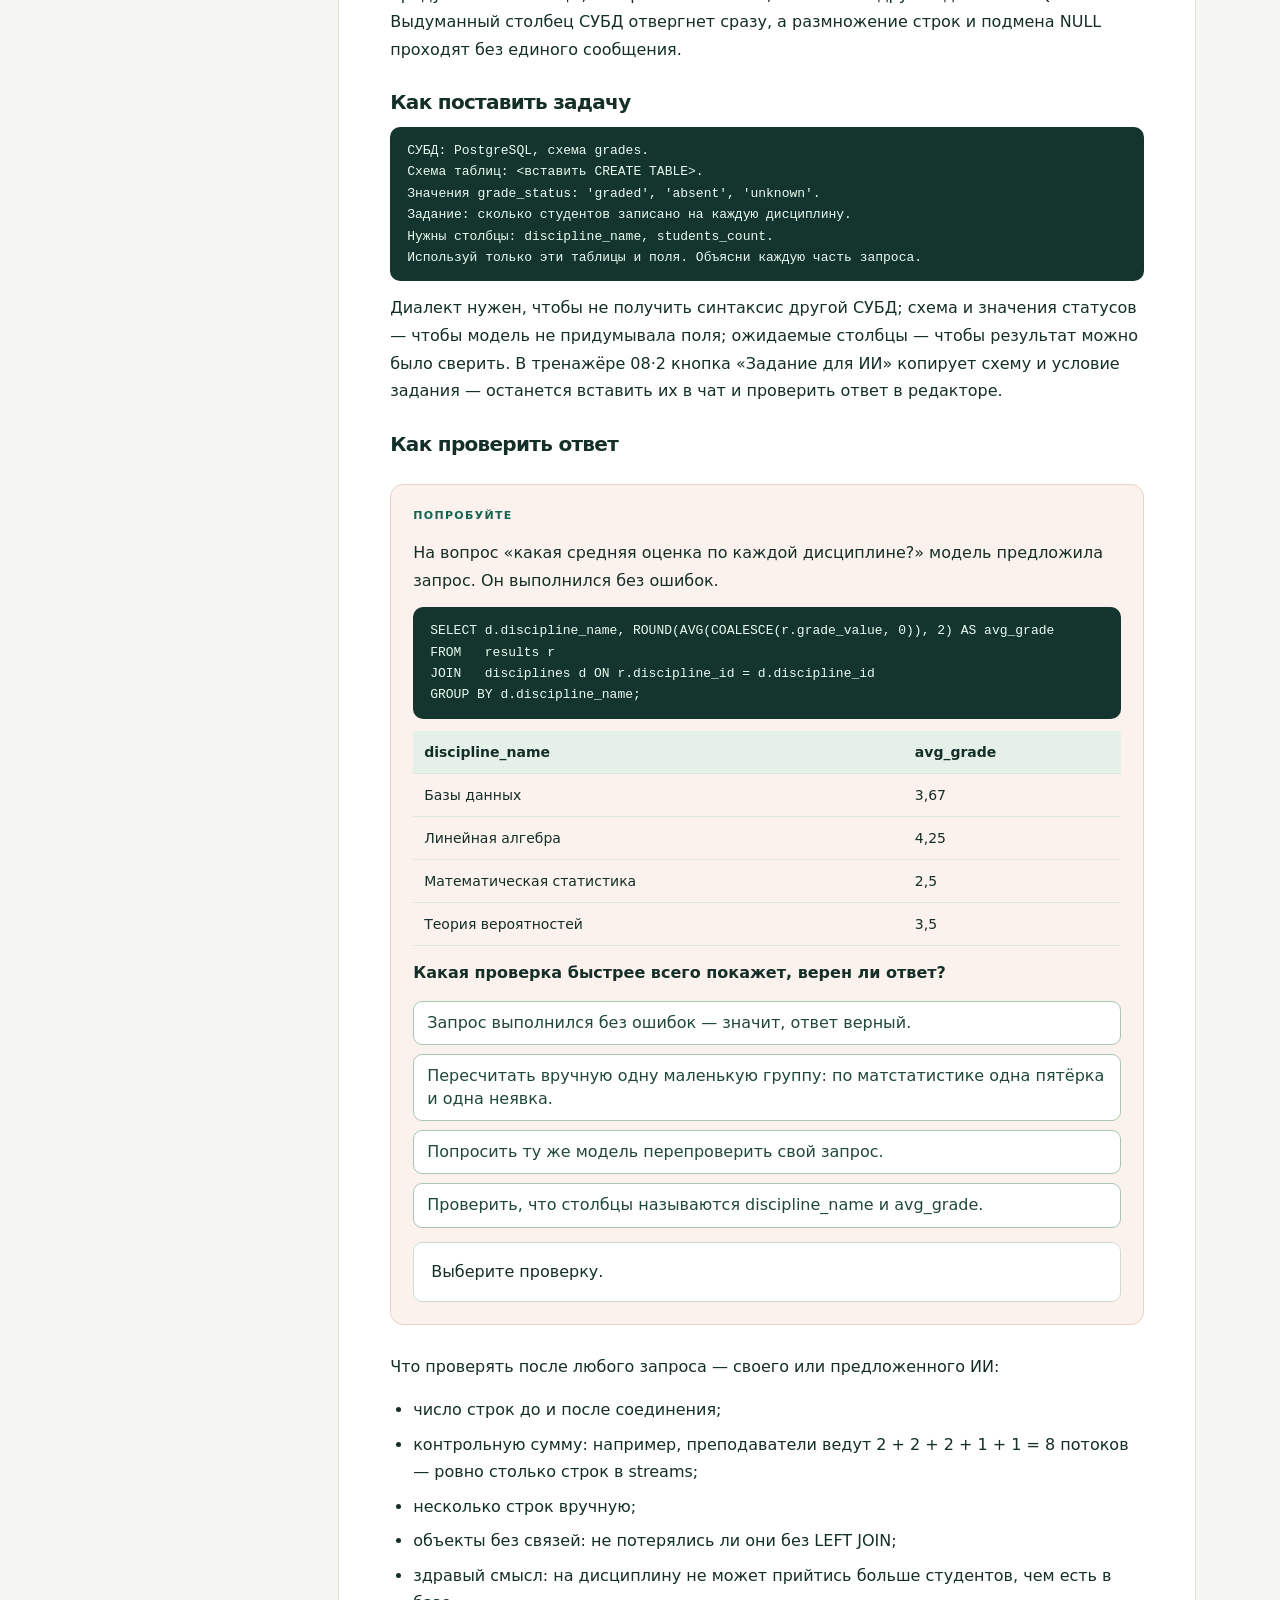
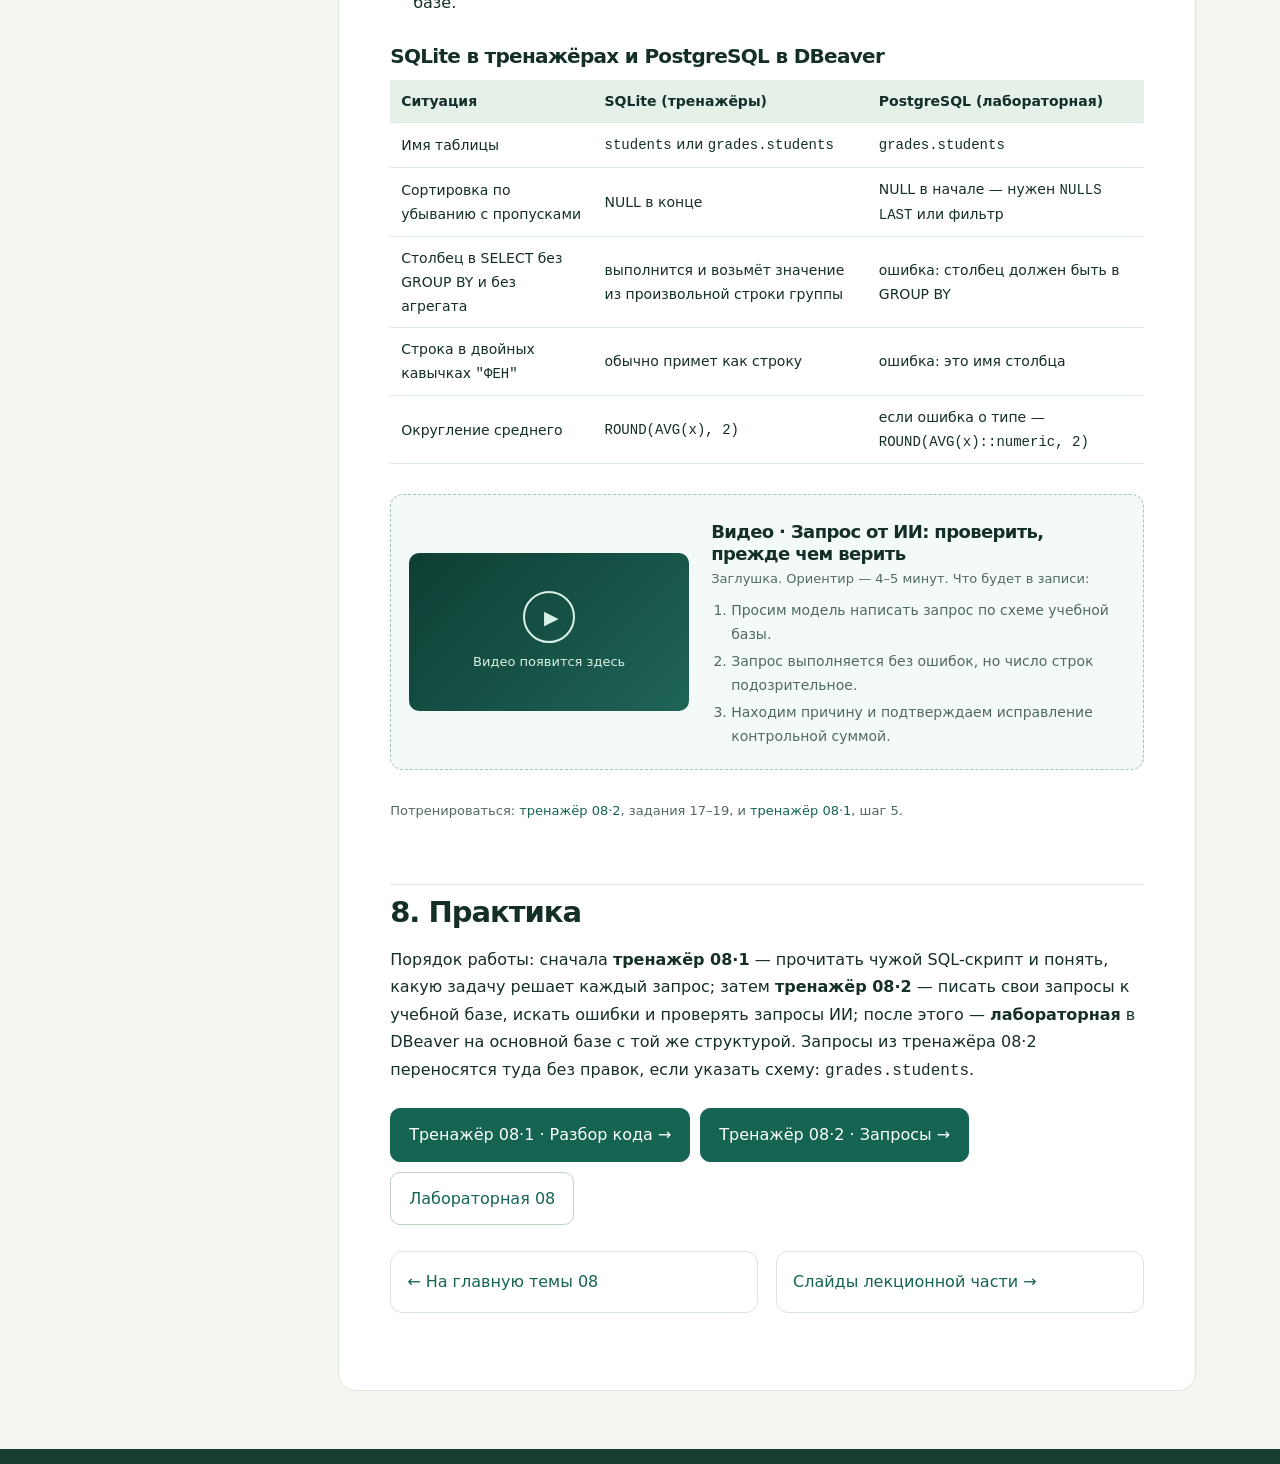
<file: read/08.html>
<!doctype html><html lang="ru"><head><meta charset="utf-8"><meta name="viewport" content="width=device-width,initial-scale=1"><title>Как хранить данные, чтобы им можно было задавать вопросы · Данные как основа ИИ</title><link rel="stylesheet" href="../assets/site.css"><style>
.mini-data tr.hl td{background:#fff3df}.mini-data tr.out td{color:#9aa9a4;text-decoration:line-through}.mini-data td.null{color:#9aa9a4;font-style:italic}.mini-data td.new{color:#9a4d36;font-weight:750}
.schema-grid{display:grid;grid-template-columns:repeat(3,minmax(0,1fr));gap:12px;margin:18px 0}.schema-grid .t{border:1px solid #c8ddd0;background:#fff;border-radius:11px;padding:11px 13px;font:13px/1.55 ui-monospace,Consolas,monospace}.schema-grid .t b{display:block;color:#145641;font-size:14px;margin-bottom:3px}.schema-grid .k{font:700 10px system-ui,sans-serif;border-radius:4px;padding:1px 4px;margin-left:5px;vertical-align:1px}.schema-grid .pk{background:#dff1e6;color:#145641}.schema-grid .fk{background:#fbefd6;color:#7e642e}
.chain{display:grid;gap:8px;margin-top:14px}.chain .hop{display:grid;grid-template-columns:minmax(0,170px) minmax(0,1fr);gap:12px;align-items:center;background:#fff;border:1px solid #cbded1;border-radius:10px;padding:10px 14px}.chain .hop .via{font:12.5px ui-monospace,Consolas,monospace;color:#526961}.chain .hop .val b{color:#145641}
.steps-row{display:flex;flex-wrap:wrap;gap:7px;margin:14px 0}.steps-row .choice{font:13px ui-monospace,Consolas,monospace;padding:7px 11px}
.sqlq{background:#14352d;color:#e8faef;border-radius:10px;padding:13px 17px;font:13px/1.65 ui-monospace,Consolas,monospace;white-space:pre;overflow-x:auto;margin:12px 0}
.check{display:grid;gap:9px;margin:14px 0}.check .choice{text-align:left;line-height:1.4}.check .choice.right{background:#e3f4e9;border-color:#4f9a72;color:#145641}.check .choice.miss{background:#fde9de;border-color:#d0a28b}
.article-grid>*{min-width:0}.verdict-ok{border-left:4px solid #28856b}.verdict-bad{border-left:4px solid #ca7d55}
@media(max-width:860px){.article-grid{grid-template-columns:minmax(0,1fr)}}@media(max-width:650px){.schema-grid{grid-template-columns:1fr}.chain .hop{grid-template-columns:1fr;gap:2px}}
</style></head><body><header class="top"><div class="top-inner"><a class="brand" href="../index.html">Данные как основа ИИ</a><nav class="subnav"><a href="../index.html">Тема 08</a><a href="../04_ИНТЕРАКТИВЫ/Тренажер_08_разбор.html">Тренажёр 08·1</a><a href="../04_ИНТЕРАКТИВЫ/Тренажер_08_запросы.html">Тренажёр 08·2</a><a href="../03_ЛАБОРАТОРНЫЕ/ЛР_08.html">Лабораторная</a></nav></div></header><div class="wrap"><div class="article-grid"><aside class="toc"><strong>На этой странице</strong><a href="#why">1. Почему одной таблицы мало</a><a href="#keys">2. Таблицы, ключи, связи</a><a href="#dbms">3. СУБД и SQL</a><a href="#select">4. Выборка</a><a href="#groups">5. Агрегаты и группы</a><a href="#join">6. Соединения</a><a href="#ai">7. SQL вместе с ИИ</a><a href="#next">8. Практика</a><a href="../09_ПРЕЗЕНТАЦИИ_PDF/Тема_08.pdf">Слайды PDF</a></aside><main class="article">
<div class="eyebrow">Тема 08 · Интерактивный лонгрид</div><h1>Как хранить данные, чтобы им можно было задавать вопросы?</h1>
<p class="lead">Пока данных немного, хватает одной таблицы. Но как только появляются студенты, преподаватели, дисциплины и оценки, одна таблица начинает повторять одно и то же и путаться в собственных копиях. Реляционная база раскладывает данные по связанным таблицам, а SQL собирает ответ на вопрос прямо там, где данные лежат.</p>
<div class="case"><div class="case-label">Учебная база этой темы</div><p>Все примеры — на одной базе результатов дисциплин: <strong>10 студентов, 5 преподавателей, 4 дисциплины, 8 учебных потоков, 34 записи на потоки и 14 результатов аттестации</strong>. Она же лежит в тренажёре 08·2, а в лабораторной вы будете работать с основной базой той же структуры в DBeaver. Цепочка, по которой мы пойдём: <strong>вопрос → таблицы → ключи → запрос → результат → проверка</strong>.</p></div>

<h2 id="why">1. Почему одной таблицы мало</h2>
<p>Представим, что результаты хранятся в одном листе: в каждой строке — студент, группа, дисциплина, преподаватель практики и оценка. Пока строк 14, это удобно. Но посмотрите на столбец «Преподаватель»: Наталья Осипова повторяется в шести строках, Михаил Власов — в четырёх. Каждый повтор — это копия одного и того же факта, и копии могут разойтись.</p>
<div class="case" id="rename-box"><div class="case-label">Попробуйте</div><h3>Наталья Осипова сменила фамилию на Ким</h3><p>Исправьте фамилию в одном месте и посмотрите, что станет с данными в одной таблице и в базе.</p><div class="button-row"><button class="choice" data-rename-mode="flat" aria-pressed="true">Одна таблица</button><button class="choice" data-rename-mode="db" aria-pressed="false">База из связанных таблиц</button></div><div class="button-row"><button class="btn" id="rename-do" type="button">Исправить фамилию в первой подходящей строке</button><button class="btn alt" id="rename-reset" type="button">Вернуть как было</button></div><div class="output" id="rename-output" aria-live="polite"></div><div id="rename-table"></div></div>
<p>Перед нами три классические аномалии одной таблицы:</p>
<ul><li><strong>обновление</strong> — фамилию исправили в одной строке из шести, и один человек выглядит как двое;</li><li><strong>вставка</strong> — нового преподавателя некуда записать, пока у него нет ни одной оценки;</li><li><strong>удаление</strong> — удалили единственную оценку, и вместе с ней пропали сведения о потоке и преподавателе.</li></ul>
<p>Есть и пример прямо в наших данных. Анна Миронова ведёт лекцию по линейной алгебре, но в ведомости её нет совсем: оценки по этой дисциплине ставят преподаватели практик. Из одного листа нельзя узнать, что она вообще работает на курсе. В разделе 6 она появится снова — уже с нулём результатов.</p>
<blockquote><p>Главная идея реляционной базы: <strong>каждый факт хранится в одном месте</strong>. Студент описан один раз в таблице students, преподаватель — один раз в teachers, а результат только ссылается на них по номерам.</p></blockquote>
<p>Электронная таблица от этого не становится плохим инструментом: для разового списка она удобнее базы. База выигрывает, когда данные регулярно обновляются, описывают несколько видов объектов и с ними работают несколько человек.</p>

<h2 id="keys">2. Таблицы, ключи и связи</h2>
<h3>Таблица, строка, столбец, схема</h3>
<p>Таблица — набор однотипных строк. <strong>Строка</strong> описывает один объект или событие, <strong>столбец</strong> — одну его характеристику, <strong>схема</strong> — состав полей, их типы и ограничения. Перед любым запросом нужно понять главное: что описывает одна строка. Это называют единицей наблюдения, и от неё зависит смысл подсчёта строк.</p>
<div class="mini-data"><table><thead><tr><th>Таблица</th><th>Одна строка — это</th><th>Строк</th></tr></thead><tbody><tr><td><code>students</code></td><td>один студент</td><td>10</td></tr><tr><td><code>teachers</code></td><td>один преподаватель</td><td>5</td></tr><tr><td><code>disciplines</code></td><td>одна дисциплина</td><td>4</td></tr><tr><td><code>streams</code></td><td>один поток: лекция или практика</td><td>8</td></tr><tr><td><code>enrollments</code></td><td>одна запись студента на поток</td><td>34</td></tr><tr><td><code>results</code></td><td>один результат аттестации</td><td>14</td></tr></tbody></table></div>
<details><summary>В enrollments 34 строки. Значит ли это, что на потоки записаны 34 студента?</summary><p>Нет. Студентов всего 10, а строк 34, потому что каждый записан на три-четыре потока — лекцию и практику по нескольким дисциплинам. COUNT(*) по enrollments считает записи, а не людей. Эта ловушка вернётся в разделе 6.</p></details>
<h3>Первичный и внешний ключ</h3>
<div class="stat-grid"><div class="stat"><p><strong>Первичный ключ (PRIMARY KEY)</strong> однозначно определяет строку: не повторяется и не бывает пустым. Пример — <code>students.student_id</code>.</p></div><div class="stat"><p><strong>Внешний ключ (FOREIGN KEY)</strong> хранит ключ строки другой таблицы и тем самым связывает строки. Пример — <code>results.student_id</code> ссылается на <code>students.student_id</code>.</p></div></div>
<p>Ключ может состоять из нескольких полей. В <code>enrollments</code> первичный ключ — пара <code>(student_id, stream_id)</code>: по отдельности номера повторяются, а пара — нет, и дважды записать студента на один поток нельзя.</p>
<details><summary>Почему ФИО студента плохо подходит на роль первичного ключа?</summary><p>ФИО повторяются у разных людей и меняются со временем. Ключ должен быть уникальным и стабильным, поэтому для него заводят отдельный номер.</p></details>
<h3>Связи между таблицами</h3>
<p>Кардинальность связи показывает, сколько строк одной таблицы соответствует строке другой.</p>
<ul><li><strong>Один к одному</strong> — например, студент и его единственная зачётная книжка.</li><li><strong>Один ко многим</strong> — один студент, много результатов; одна дисциплина, много потоков. Внешний ключ стоит на стороне «многих».</li><li><strong>Многие ко многим</strong> — студенты и потоки: студент ходит на несколько потоков, в потоке много студентов. Такую связь хранят в промежуточной таблице — у нас это <code>enrollments</code>, каждая строка в ней — пара «студент — поток».</li></ul>
<h3>Схема учебной базы</h3>
<div class="schema-grid"><div class="t"><b>students</b>student_id<span class="k pk">PK</span><br>student_name<br>group_code<br>faculty<br>direction_name<br>program_name</div><div class="t"><b>enrollments</b>student_id<span class="k pk">PK</span><span class="k fk">FK</span><br>stream_id<span class="k pk">PK</span><span class="k fk">FK</span></div><div class="t"><b>streams</b>stream_id<span class="k pk">PK</span><br>discipline_id<span class="k fk">FK</span><br>stream_name<br>stream_type<br>teacher_id<span class="k fk">FK</span><br>parent_stream_id<span class="k fk">FK</span></div><div class="t"><b>results</b>result_id<span class="k pk">PK</span><br>student_id<span class="k fk">FK</span><br>discipline_id<span class="k fk">FK</span><br>stream_id<span class="k fk">FK</span><br>assessment_date<br>score_value<br>grade_value<br>grade_status</div><div class="t"><b>disciplines</b>discipline_id<span class="k pk">PK</span><br>discipline_name</div><div class="t"><b>teachers</b>teacher_id<span class="k pk">PK</span><br>teacher_name</div></div>
<p class="fine">Связи: results → students, disciplines, streams; enrollments → students, streams; streams → disciplines, teachers; streams.parent_stream_id → streams (практика ссылается на свою лекцию). Статусы результата: graded — оценка выставлена, absent — неявка, unknown — результат не определён.</p>
<div class="case" id="chain-box"><div class="case-label">Попробуйте</div><h3>Пройдите по ключам от одного результата</h3><p>В строке results только номера. Выберите результат и посмотрите, куда ведёт каждый внешний ключ.</p><div class="button-row"><button class="choice" data-chain="13" aria-pressed="true">Результат 13</button><button class="choice" data-chain="2" aria-pressed="false">Результат 2</button><button class="choice" data-chain="8" aria-pressed="false">Результат 8</button></div><div id="chain-output" class="chain" aria-live="polite"></div></div>
<figure class="video-stub" data-video-slot="l08-schema"><div class="frame" role="img" aria-label="Место для видео"><div class="play" aria-hidden="true">▶</div><div>Видео появится здесь</div></div><figcaption><h3>Видео · Как читать схему базы</h3><div class="fine">Заглушка. Ориентир — 4–5 минут. Что будет в записи:</div><ol><li>Открываем схему учебной базы и находим первичные ключи.</li><li>Идём по внешним ключам: от результата к студенту, дисциплине и потоку.</li><li>Почему записи на потоки — отдельная таблица.</li></ol></figcaption></figure>
<p class="fine">Потренироваться: <a href="../04_ИНТЕРАКТИВЫ/Тренажер_08_разбор.html">тренажёр 08·1</a>, шаги 1–3 — ключи, связи и ограничения на четырёх других базах.</p>

<h2 id="dbms">3. СУБД и SQL: как задать вопрос базе</h2>
<p><strong>СУБД</strong> — программа, которая хранит базу, следит за ограничениями (например, не даёт сослаться на несуществующего студента) и выполняет запросы. SQLite и PostgreSQL — это СУБД. В тренажёрах этой темы SQLite работает прямо в браузере, в лабораторной вы подключитесь к PostgreSQL через DBeaver. Запросы этой темы в обеих СУБД пишутся одинаково; отличия, которые встретятся в DBeaver, собраны в разделе 7.</p>
<p><strong>SQL</strong> — декларативный язык: вы описываете, какой результат нужен, а СУБД сама решает, как его получить. Первый запрос — вывести имя, группу и факультет всех студентов:</p>
<div class="sqlq">SELECT student_name, group_code, faculty
FROM   students;</div>
<p><code>SELECT</code> перечисляет столбцы, <code>FROM</code> называет таблицу. Звёздочка <code>SELECT *</code> выводит все столбцы — удобно для знакомства с таблицей, но в отчёте лучше перечислять поля явно. Результат запроса — тоже таблица: её можно отсортировать, посчитать и проверить.</p>
<p>Части запроса всегда пишутся в одном порядке: <code>SELECT → FROM → JOIN → WHERE → GROUP BY → HAVING → ORDER BY → LIMIT</code>. Выполняются они в другом — это разберём в разделе 5.</p>

<h2 id="select">4. Выборка: SELECT, WHERE, ORDER BY, LIMIT</h2>
<h3>Фильтр WHERE</h3>
<div class="sqlq">SELECT student_name, group_code
FROM   students
WHERE  faculty = 'ФЕН';            -- 4 строки</div>
<p>Строковые значения пишут в одинарных кавычках, регистр важен: <code>'фен'</code> не найдёт ничего. Двойные кавычки в PostgreSQL означают имя столбца, поэтому <code>"ФЕН"</code> там вызовет ошибку.</p>
<div class="mini-data"><table><thead><tr><th>Оператор</th><th>Что делает</th><th>Пример</th></tr></thead><tbody><tr><td><code>= &lt; &gt; &lt;= &gt;= &lt;&gt;</code></td><td>сравнение</td><td><code>score_value &gt;= 80</code></td></tr><tr><td><code>AND OR NOT</code></td><td>логические условия</td><td><code>faculty = 'ФТМИ' AND group_code = 'M3201'</code></td></tr><tr><td><code>IN (…)</code></td><td>одно из нескольких значений</td><td><code>group_code IN ('M3201', 'M3302')</code></td></tr><tr><td><code>BETWEEN … AND …</code></td><td>диапазон включительно</td><td><code>score_value BETWEEN 60 AND 80</code></td></tr><tr><td><code>LIKE</code></td><td>поиск по шаблону</td><td><code>stream_name LIKE '%практика%'</code></td></tr><tr><td><code>IS NULL / IS NOT NULL</code></td><td>проверка пропуска</td><td><code>grade_value IS NULL</code></td></tr></tbody></table></div>
<p>Если в одном условии смешиваются <code>AND</code> и <code>OR</code>, ставьте скобки: без них смысл может измениться.</p>
<h3>Сортировка и ограничение</h3>
<div class="sqlq">SELECT   result_id, student_id, score_value
FROM     results
WHERE    score_value IS NOT NULL
ORDER BY score_value DESC
LIMIT    5;                        -- 95, 92, 91, 89, 88</div>
<p><code>ORDER BY</code> задаёт порядок: <code>ASC</code> — по возрастанию (по умолчанию), <code>DESC</code> — по убыванию. <code>LIMIT</code> срабатывает после сортировки и оставляет первые строки. Своего порядка у строк в таблице нет — его задаёт только <code>ORDER BY</code>. Фильтр <code>IS NOT NULL</code> здесь не случаен: в PostgreSQL при сортировке <code>DESC</code> пустые значения встают первыми и заняли бы весь «топ».</p>
<h3>NULL — не ноль и не пустая строка</h3>
<p>NULL означает «значение неизвестно». В нашей базе у двух результатов нет оценки: неявка (absent) и неизвестный статус (unknown). Попробуйте найти их двумя способами.</p>
<div class="case" id="null-box"><div class="case-label">Попробуйте</div><div class="button-row"><button class="choice" data-null="eq" aria-pressed="false">WHERE grade_value = NULL</button><button class="choice" data-null="is" aria-pressed="false">WHERE grade_value IS NULL</button></div><div class="output" id="null-output" aria-live="polite">Выберите условие.</div></div>
<p>Любое сравнение с NULL через <code>=</code>, <code>&lt;</code> или <code>&gt;</code> даёт не «истину» и не «ложь», а «неизвестно», и строка не проходит фильтр. Поэтому для пропусков есть только <code>IS NULL</code> и <code>IS NOT NULL</code>.</p>
<p class="fine">Потренироваться: <a href="../04_ИНТЕРАКТИВЫ/Тренажер_08_запросы.html">тренажёр 08·2</a>, задания 1–5.</p>

<h2 id="groups">5. Агрегаты и группировка</h2>
<h3>Агрегатные функции</h3>
<p>Агрегат сворачивает несколько строк в один показатель: <code>COUNT(*)</code> — число строк, <code>COUNT(поле)</code> — число непустых значений, <code>SUM</code>, <code>AVG</code>, <code>MIN</code>, <code>MAX</code> — сумма, среднее, минимум и максимум. Посмотрим, что они считают по шести результатам «Баз данных»: баллы 95, 81, 89, 67, 92 и один пропуск.</p>
<div class="case" id="agg-box"><div class="case-label">Попробуйте</div><div class="button-row"><button class="choice" data-agg="count" aria-pressed="false">COUNT(*)</button><button class="choice" data-agg="countcol" aria-pressed="false">COUNT(score_value)</button><button class="choice" data-agg="avg" aria-pressed="false">AVG(score_value)</button><button class="choice" data-agg="avg0" aria-pressed="false">AVG(COALESCE(score_value, 0))</button></div><div class="stat-grid"><div class="stat"><p>Результат</p><div class="bigstat" id="agg-value">—</div></div><div class="stat"><p>Что посчитано</p><p id="agg-what" style="font-size:15px;margin-top:6px">Выберите функцию.</p></div></div></div>
<p>Агрегаты <code>AVG</code>, <code>SUM</code>, <code>MIN</code> и <code>MAX</code> пропускают NULL. Заменить пропуск нулём — значит сказать, что результат был «ноль баллов», а это неправда: по «Математической статистике» одна пятёрка и одна неявка, и подмена NULL нулём роняет среднюю оценку с 5,0 до 2,5.</p>
<h3>GROUP BY и HAVING</h3>
<p><code>GROUP BY</code> делит строки на группы с одинаковыми значениями, а агрегаты считаются внутри каждой группы. Правило: каждый столбец в <code>SELECT</code> должен быть либо в <code>GROUP BY</code>, либо внутри агрегата. <code>WHERE</code> фильтрует строки до группировки, <code>HAVING</code> — готовые группы.</p>
<div class="sqlq">SELECT   discipline_id, COUNT(*) AS graded_count
FROM     results
WHERE    grade_status = 'graded'   -- фильтр строк до группировки
GROUP BY discipline_id
HAVING   COUNT(*) &gt;= 4             -- фильтр групп после расчёта
ORDER BY graded_count DESC;</div>
<h3>Порядок выполнения запроса</h3>
<p>Запрос пишется в одном порядке, а выполняется в другом. Пройдите этот запрос по шагам и посмотрите, что остаётся после каждого.</p>
<div class="case" id="order-box"><div class="case-label">Попробуйте</div><div class="steps-row" id="order-steps"></div><div class="output" id="order-output" aria-live="polite"></div><div id="order-table"></div></div>
<details><summary>Можно ли записать COUNT(*) &gt;= 4 в WHERE?</summary><p>Нет. <code>WHERE</code> выполняется на шаге 2, когда групп ещё нет и считать <code>COUNT</code> не по чему. SQLite ответит ошибкой <code>misuse of aggregate</code>, PostgreSQL — сообщением о том, что агрегаты в WHERE не допускаются. Условие на агрегат пишут в <code>HAVING</code>. Граница тоже важна: «не меньше четырёх» — это <code>&gt;= 4</code>; с <code>&gt; 4</code> выпала бы линейная алгебра, у неё ровно 4 результата.</p></details>
<figure class="video-stub" data-video-slot="l08-having"><div class="frame" role="img" aria-label="Место для видео"><div class="play" aria-hidden="true">▶</div><div>Видео появится здесь</div></div><figcaption><h3>Видео · WHERE или HAVING</h3><div class="fine">Заглушка. Ориентир — около 3 минут. Что будет в записи:</div><ol><li>Запрос с условием на COUNT в WHERE и сообщение об ошибке.</li><li>Тот же запрос с HAVING; порог «не меньше» и «больше».</li></ol></figcaption></figure>
<p class="fine">Потренироваться: <a href="../04_ИНТЕРАКТИВЫ/Тренажер_08_запросы.html">тренажёр 08·2</a>, задания 6–9 и 14–15.</p>

<h2 id="join">6. Соединения: JOIN и LEFT JOIN</h2>
<p><code>JOIN</code> нужен, когда поля ответа лежат в разных таблицах. Условие <code>ON</code> говорит, по каким ключам сопоставлять строки. Ведомость с именами студентов и названиями дисциплин:</p>
<div class="sqlq">SELECT s.student_name, d.discipline_name, r.grade_value
FROM   results AS r
JOIN   students    AS s ON r.student_id    = s.student_id
JOIN   disciplines AS d ON r.discipline_id = d.discipline_id
WHERE  r.grade_status = 'graded'
ORDER BY d.discipline_name, s.student_name;</div>
<p>Результатов со статусом graded 12, и строк в ответе тоже 12: каждый результат нашёл ровно одного студента и одну дисциплину. Сравнивать число строк до и после соединения — самая простая проверка. Если строк стало больше, условие <code>ON</code> неверно или связь «один ко многим» размножила строки.</p>
<h3>INNER JOIN и LEFT JOIN</h3>
<p>Обычный <code>JOIN</code> (он же <code>INNER JOIN</code>) оставляет только строки, у которых нашлась пара. <code>LEFT JOIN</code> сохраняет все строки левой таблицы, а там, где пары нет, подставляет NULL. Посчитаем, сколько результатов в потоках каждого преподавателя.</p>
<div class="case" id="load-box"><div class="case-label">Попробуйте</div><div class="button-row"><button class="choice" data-load="inner" aria-pressed="false">JOIN + COUNT(r.result_id)</button><button class="choice" data-load="left" aria-pressed="false">LEFT JOIN + COUNT(r.result_id)</button><button class="choice" data-load="star" aria-pressed="false">LEFT JOIN + COUNT(*)</button></div><div class="sqlq" id="load-sql">Выберите вариант запроса.</div><div class="output" id="load-output" aria-live="polite"></div><div id="load-table"></div></div>
<p>Анна Миронова ведёт только лекцию по линейной алгебре, а результаты по этой дисциплине привязаны к практическим потокам. Поэтому у неё 0 результатов, и увидеть её можно только через <code>LEFT JOIN</code>. Это та же задача, что в лабораторной: объекты без связей должны остаться в ответе.</p>
<h3>Ловушка: соединение размножает строки</h3>
<p>Вопрос: сколько студентов записано на каждую дисциплину? Соединяем enrollments → streams → disciplines и группируем по дисциплине. Но студент записан и на лекцию, и на практику, поэтому <code>COUNT(*)</code> считает его дважды.</p>
<div class="mini-data"><table><thead><tr><th>Дисциплина</th><th>COUNT(*) — записей</th><th>COUNT(DISTINCT e.student_id) — студентов</th></tr></thead><tbody><tr><td>Линейная алгебра</td><td class="bad">8</td><td class="ok">4</td></tr><tr><td>Теория вероятностей</td><td class="bad">10</td><td class="ok">6</td></tr><tr><td>Базы данных</td><td class="bad">12</td><td class="ok">6</td></tr><tr><td>Математическая статистика</td><td>4</td><td>4</td></tr></tbody></table></div>
<p>В базе всего 10 студентов — на дисциплину их не может быть 12. Проверка здравым смыслом ловит такую ошибку раньше любых формул. У матстатистики только лекционный поток, поэтому там числа совпадают.</p>
<p class="fine">Потренироваться: <a href="../04_ИНТЕРАКТИВЫ/Тренажер_08_запросы.html">тренажёр 08·2</a>, задания 10–13 и 16.</p>

<h2 id="ai">7. SQL вместе с ИИ</h2>
<p>Языковая модель хорошо помогает с SQL: пишет черновик запроса по тексту задания, объясняет чужой запрос по частям, находит причину ошибки по сообщению СУБД и предлагает проверочные запросы. Но у неё есть типичные промахи: она путает единицу наблюдения и размножает строки, заменяет NULL нулём «для удобства», придумывает столбцы, которых нет в схеме, и пишет на другом диалекте SQL. Выдуманный столбец СУБД отвергнет сразу, а размножение строк и подмена NULL проходят без единого сообщения.</p>
<h3>Как поставить задачу</h3>
<div class="sqlq">СУБД: PostgreSQL, схема grades.
Схема таблиц: &lt;вставить CREATE TABLE&gt;.
Значения grade_status: 'graded', 'absent', 'unknown'.
Задание: сколько студентов записано на каждую дисциплину.
Нужны столбцы: discipline_name, students_count.
Используй только эти таблицы и поля. Объясни каждую часть запроса.</div>
<p>Диалект нужен, чтобы не получить синтаксис другой СУБД; схема и значения статусов — чтобы модель не придумывала поля; ожидаемые столбцы — чтобы результат можно было сверить. В тренажёре 08·2 кнопка «Задание для ИИ» копирует схему и условие задания — останется вставить их в чат и проверить ответ в редакторе.</p>
<h3>Как проверить ответ</h3>
<div class="case pink" id="audit-box"><div class="case-label">Попробуйте</div><p>На вопрос «какая средняя оценка по каждой дисциплине?» модель предложила запрос. Он выполнился без ошибок.</p><div class="sqlq">SELECT d.discipline_name, ROUND(AVG(COALESCE(r.grade_value, 0)), 2) AS avg_grade
FROM   results r
JOIN   disciplines d ON r.discipline_id = d.discipline_id
GROUP BY d.discipline_name;</div><div class="mini-data"><table><thead><tr><th>discipline_name</th><th>avg_grade</th></tr></thead><tbody><tr><td>Базы данных</td><td>3,67</td></tr><tr><td>Линейная алгебра</td><td>4,25</td></tr><tr><td>Математическая статистика</td><td>2,5</td></tr><tr><td>Теория вероятностей</td><td>3,5</td></tr></tbody></table></div><p><strong>Какая проверка быстрее всего покажет, верен ли ответ?</strong></p><div class="check" id="audit-options"><button class="choice" data-audit="a">Запрос выполнился без ошибок — значит, ответ верный.</button><button class="choice" data-audit="b">Пересчитать вручную одну маленькую группу: по матстатистике одна пятёрка и одна неявка.</button><button class="choice" data-audit="c">Попросить ту же модель перепроверить свой запрос.</button><button class="choice" data-audit="d">Проверить, что столбцы называются discipline_name и avg_grade.</button></div><div class="output" id="audit-output" aria-live="polite">Выберите проверку.</div></div>
<p>Что проверять после любого запроса — своего или предложенного ИИ:</p>
<ul><li>число строк до и после соединения;</li><li>контрольную сумму: например, преподаватели ведут 2 + 2 + 2 + 1 + 1 = 8 потоков — ровно столько строк в streams;</li><li>несколько строк вручную;</li><li>объекты без связей: не потерялись ли они без LEFT JOIN;</li><li>здравый смысл: на дисциплину не может прийтись больше студентов, чем есть в базе.</li></ul>
<h3>SQLite в тренажёрах и PostgreSQL в DBeaver</h3>
<div class="mini-data"><table><thead><tr><th>Ситуация</th><th>SQLite (тренажёры)</th><th>PostgreSQL (лабораторная)</th></tr></thead><tbody><tr><td>Имя таблицы</td><td><code>students</code> или <code>grades.students</code></td><td><code>grades.students</code></td></tr><tr><td>Сортировка по убыванию с пропусками</td><td>NULL в конце</td><td>NULL в начале — нужен <code>NULLS LAST</code> или фильтр</td></tr><tr><td>Столбец в SELECT без GROUP BY и без агрегата</td><td>выполнится и возьмёт значение из произвольной строки группы</td><td>ошибка: столбец должен быть в GROUP BY</td></tr><tr><td>Строка в двойных кавычках <code>"ФЕН"</code></td><td>обычно примет как строку</td><td>ошибка: это имя столбца</td></tr><tr><td>Округление среднего</td><td><code>ROUND(AVG(x), 2)</code></td><td>если ошибка о типе — <code>ROUND(AVG(x)::numeric, 2)</code></td></tr></tbody></table></div>
<figure class="video-stub" data-video-slot="l08-ai"><div class="frame" role="img" aria-label="Место для видео"><div class="play" aria-hidden="true">▶</div><div>Видео появится здесь</div></div><figcaption><h3>Видео · Запрос от ИИ: проверить, прежде чем верить</h3><div class="fine">Заглушка. Ориентир — 4–5 минут. Что будет в записи:</div><ol><li>Просим модель написать запрос по схеме учебной базы.</li><li>Запрос выполняется без ошибок, но число строк подозрительное.</li><li>Находим причину и подтверждаем исправление контрольной суммой.</li></ol></figcaption></figure>
<p class="fine">Потренироваться: <a href="../04_ИНТЕРАКТИВЫ/Тренажер_08_запросы.html">тренажёр 08·2</a>, задания 17–19, и <a href="../04_ИНТЕРАКТИВЫ/Тренажер_08_разбор.html">тренажёр 08·1</a>, шаг 5.</p>

<h2 id="next">8. Практика</h2><p>Порядок работы: сначала <strong>тренажёр 08·1</strong> — прочитать чужой SQL-скрипт и понять, какую задачу решает каждый запрос; затем <strong>тренажёр 08·2</strong> — писать свои запросы к учебной базе, искать ошибки и проверять запросы ИИ; после этого — <strong>лабораторная</strong> в DBeaver на основной базе с той же структурой. Запросы из тренажёра 08·2 переносятся туда без правок, если указать схему: <code>grades.students</code>.</p><div class="cta"><a class="btn" href="../04_ИНТЕРАКТИВЫ/Тренажер_08_разбор.html">Тренажёр 08·1 · Разбор кода →</a><a class="btn" href="../04_ИНТЕРАКТИВЫ/Тренажер_08_запросы.html">Тренажёр 08·2 · Запросы →</a><a class="btn alt" href="../03_ЛАБОРАТОРНЫЕ/ЛР_08.html">Лабораторная 08</a></div><div class="pager"><a href="../index.html">← На главную темы 08</a><a href="../09_ПРЕЗЕНТАЦИИ_PDF/Тема_08.pdf">Слайды лекционной части →</a></div>
</main></div></div><footer class="footer"><div class="wrap"><span>Данные как основа ИИ · Бакалавриат · тема 08</span><a href="../index.html">К материалам темы ↑</a></div></footer>
<script>
(()=>{
const $=id=>document.getElementById(id);
const esc=s=>String(s).replace(/[&<>"]/g,c=>({'&':'&amp;','<':'&lt;','>':'&gt;','"':'&quot;'}[c]));
function tbl(cols,rows,rowCls,cellCls){return '<div class="mini-data"><table><thead><tr>'+cols.map(c=>'<th>'+esc(c)+'</th>').join('')+'</tr></thead><tbody>'+rows.map((r,i)=>'<tr'+(rowCls&&rowCls(r,i)?' class="'+rowCls(r,i)+'"':'')+'>'+r.map((v,j)=>v===null?'<td class="null">NULL</td>':'<td'+(cellCls&&cellCls(r,i,j)?' class="'+cellCls(r,i,j)+'"':'')+'>'+esc(v)+'</td>').join('')+'</tr>').join('')+'</tbody></table></div>'}
function group(attr,fn){const bs=document.querySelectorAll('['+attr+']');bs.forEach(b=>b.addEventListener('click',()=>{bs.forEach(x=>x.setAttribute('aria-pressed',String(x===b)));fn(b.getAttribute(attr))}))}

/* 1. Переименование преподавателя */
const FLAT=[[1,'Алина Воронова','M3201','Линейная алгебра','Павел Егоров','5'],[2,'Борис Крылов','M3201','Линейная алгебра','Софья Литвинова','4'],[3,'Виктория Смирнова','M3202','Линейная алгебра','Павел Егоров','5'],[4,'Глеб Новиков','M3202','Линейная алгебра','Софья Литвинова','3'],[5,'Дарья Лаврова','M3301','Теория вероятностей','Михаил Власов','4'],[6,'Егор Селезнёв','M3301','Теория вероятностей','Михаил Власов','3'],[7,'Жанна Полякова','M3302','Математическая статистика','Михаил Власов','5'],[8,'Илья Терентьев','M3302','Математическая статистика','Михаил Власов','неявка'],[9,'Кира Фадеева','M3401','Базы данных','Наталья Осипова','5'],[10,'Лев Гурьев','M3401','Базы данных','Наталья Осипова','4'],[11,'Виктория Смирнова','M3202','Базы данных','Наталья Осипова','5'],[12,'Глеб Новиков','M3202','Базы данных','Наталья Осипова','3'],[13,'Алина Воронова','M3201','Базы данных','Наталья Осипова','5'],[14,'Борис Крылов','M3201','Базы данных','Наталья Осипова','не определён']];
const TEACHERS=[[1,'Анна Миронова'],[2,'Павел Егоров'],[3,'Софья Литвинова'],[4,'Михаил Власов'],[5,'Наталья Осипова']];
let rMode='flat',renamed=false;const NEW='Наталья Ким',OLD='Наталья Осипова';
function renderRename(){
  if(rMode==='flat'){
    let done=false;const rows=FLAT.map(r=>{const x=r.slice();if(renamed&&!done&&x[4]===OLD){x[4]=NEW;done=true}return x});
    const oldN=rows.filter(r=>r[4]===OLD).length,newN=rows.filter(r=>r[4]===NEW).length;
    $('rename-output').innerHTML=renamed?'Фамилию исправили в одной строке, а в остальных осталась старая. Теперь в ведомости <strong>два разных преподавателя</strong>: «'+NEW+'» ('+newN+' строка) и «'+OLD+'» ('+oldN+' строк). Запрос «сколько оценок поставила '+OLD+'» вернёт '+oldN+' вместо 6.':'В одной таблице имя Натальи Осиповой повторяется в 6 строках из 14. Нажмите кнопку, чтобы исправить фамилию в первой подходящей строке.';
    $('rename-table').innerHTML=tbl(['№','Студент','Группа','Дисциплина','Преподаватель','Оценка'],rows,r=>(r[4]===OLD||r[4]===NEW)?'hl':'',(r,i,j)=>j===4&&r[4]===NEW?'new':'');
  } else {
    const name=renamed?NEW:OLD,t=TEACHERS.map(r=>r[0]===5?[5,name]:r);
    $('rename-output').innerHTML=renamed?'Фамилию исправили в одной строке таблицы teachers. Все 6 результатов по «Базам данных» ссылаются на поток 302, а поток — на teacher_id = 5, поэтому <strong>каждый запрос сразу видит новое имя</strong>.':'В базе преподаватель описан один раз — в таблице teachers. Результаты хранят только номер потока, а поток — номер преподавателя.';
    $('rename-table').innerHTML='<p class="fine" style="margin-top:14px">Таблица teachers</p>'+tbl(['teacher_id','teacher_name'],t,r=>r[0]===5?'hl':'',(r,i,j)=>j===1&&r[1]===NEW?'new':'')+'<p class="fine">Результаты по «Базам данных» после соединения results → streams → teachers</p>'+tbl(['result_id','Студент','Преподаватель'],FLAT.filter(r=>r[3]==='Базы данных').map(r=>[r[0],r[1],name]),null,(r,i,j)=>j===2&&renamed?'new':'');
  }
}
group('data-rename-mode',v=>{rMode=v;renderRename()});
$('rename-do').onclick=()=>{renamed=true;renderRename()};$('rename-reset').onclick=()=>{renamed=false;renderRename()};
renderRename();

/* 2. Проход по ключам */
const CHAINS={
 13:[['results','result_id = 13','балл 92, оценка 5, статус graded'],['students','student_id = 1','<b>Алина Воронова</b>, группа M3201'],['disciplines','discipline_id = 3','<b>Базы данных</b>'],['streams','stream_id = 302','<b>Базы данных · практика C1</b>'],['teachers','teacher_id = 5','<b>Наталья Осипова</b> ведёт практику'],['streams','parent_stream_id = 301','лекция <b>Базы данных · лекция C</b>, её тоже ведёт Наталья Осипова']],
 2:[['results','result_id = 2','балл 78, оценка 4, статус graded'],['students','student_id = 2','<b>Борис Крылов</b>, группа M3201'],['disciplines','discipline_id = 1','<b>Линейная алгебра</b>'],['streams','stream_id = 103','<b>Линейная алгебра · практика A2</b>'],['teachers','teacher_id = 3','<b>Софья Литвинова</b> ведёт практику'],['streams','parent_stream_id = 101','лекция <b>Линейная алгебра · лекция A</b> — её ведёт Анна Миронова, которой нет в ведомости']],
 8:[['results','result_id = 8','балла и оценки нет (NULL), статус absent — неявка'],['students','student_id = 8','<b>Илья Терентьев</b>, группа M3302'],['disciplines','discipline_id = 4','<b>Математическая статистика</b>'],['streams','stream_id = 401','<b>Математическая статистика · лекция D</b>'],['teachers','teacher_id = 4','<b>Михаил Власов</b>'],['streams','parent_stream_id = NULL','это лекция, родительского потока у неё нет']]};
function renderChain(id){$('chain-output').innerHTML=CHAINS[id].map(h=>'<div class="hop"><div class="via">'+h[0]+'<br>'+h[1]+'</div><div class="val">'+h[2]+'</div></div>').join('')}
group('data-chain',renderChain);renderChain(13);

/* 4. NULL */
group('data-null',v=>{$('null-output').innerHTML=v==='eq'?'<strong>0 строк.</strong> Сравнение «grade_value = NULL» даёт «неизвестно» для каждой строки, и ни одна не проходит фильтр. Ошибки при этом нет — запрос просто молча возвращает пустой ответ.':'<strong>2 строки:</strong> результат 8 (неявка, absent) и результат 14 (неизвестный статус, unknown).'+tbl(['result_id','student_id','grade_status'],[[8,8,'absent'],[14,2,'unknown']])});

/* 5. Агрегаты */
const AGG={count:['6','Все строки по «Базам данных», включая результат без балла.'],countcol:['5','Только строки, где score_value не пустой: результат со статусом unknown пропущен.'],avg:['84,8','(95 + 81 + 89 + 67 + 92) / 5. Пустое значение не участвует ни в сумме, ни в делителе.'],avg0:['70,67','424 / 6. Пропуск превратился в «0 баллов», и среднее упало, хотя такого балла никто не получал.']};
group('data-agg',v=>{$('agg-value').textContent=AGG[v][0];$('agg-what').textContent=AGG[v][1]});

/* 5. Порядок выполнения */
const RES=[[1,1,'graded'],[2,1,'graded'],[3,1,'graded'],[4,1,'graded'],[5,2,'graded'],[6,2,'graded'],[7,4,'graded'],[8,4,'absent'],[9,3,'graded'],[10,3,'graded'],[11,3,'graded'],[12,3,'graded'],[13,3,'graded'],[14,3,'unknown']];
const kept=RES.filter(r=>r[2]==='graded');
const groups=[...new Set(kept.map(r=>r[1]))].sort().map(d=>[d,kept.filter(r=>r[1]===d).map(r=>r[0])]);
const passed=groups.filter(g=>g[1].length>=4);
const selected=passed.map(g=>[g[0],g[1].length]);
const sorted=selected.slice().sort((a,b)=>b[1]-a[1]);
const STEPS=[
 ['1 FROM','Берём таблицу results целиком: '+RES.length+' строк.',()=>tbl(['result_id','discipline_id','grade_status'],RES)],
 ['2 WHERE',"Оставляем строки с grade_status = 'graded': "+kept.length+' из '+RES.length+'. Неявка и неизвестный статус отброшены.',()=>tbl(['result_id','discipline_id','grade_status'],RES,r=>r[2]==='graded'?'':'out')],
 ['3 GROUP BY','Собираем оставшиеся строки в группы по discipline_id: '+groups.length+' группы.',()=>tbl(['discipline_id','строки в группе','COUNT(*)'],groups.map(g=>[g[0],g[1].join(', '),g[1].length]))],
 ['4 HAVING','Оставляем группы, где COUNT(*) >= 4: '+passed.length+' из '+groups.length+'.',()=>tbl(['discipline_id','строки в группе','COUNT(*)'],groups.map(g=>[g[0],g[1].join(', '),g[1].length]),r=>r[2]>=4?'':'out')],
 ['5 SELECT','Формируем столбцы ответа: discipline_id и graded_count.',()=>tbl(['discipline_id','graded_count'],selected)],
 ['6 ORDER BY','Сортируем по graded_count по убыванию.',()=>tbl(['discipline_id','graded_count'],sorted)],
 ['7 LIMIT','LIMIT в запросе нет — результат не меняется. Итог: '+sorted.length+' строки.',()=>tbl(['discipline_id','graded_count'],sorted)]];
$('order-steps').innerHTML=STEPS.map((s,i)=>'<button class="choice" type="button" data-step="'+i+'" aria-pressed="'+(i===0)+'">'+s[0]+'</button>').join('');
function renderStep(i){i=+i;$('order-output').textContent=STEPS[i][1];$('order-table').innerHTML=STEPS[i][2]()}
group('data-step',renderStep);renderStep(0);

/* 6. Нагрузка преподавателей */
const LOAD={
 inner:{sql:'SELECT t.teacher_name, COUNT(r.result_id) AS results_count\nFROM   teachers AS t\nJOIN   streams  AS s ON s.teacher_id = t.teacher_id\nJOIN   results  AS r ON r.stream_id  = s.stream_id\nGROUP BY t.teacher_id, t.teacher_name\nORDER BY results_count DESC, t.teacher_name;',rows:[['Наталья Осипова',6],['Михаил Власов',4],['Павел Егоров',2],['Софья Литвинова',2]],text:'<strong>4 строки.</strong> Обычный JOIN выбросил Анну Миронову: в её потоке нет ни одного результата, пары не нашлось.'},
 left:{sql:'SELECT t.teacher_name, COUNT(r.result_id) AS results_count\nFROM   teachers AS t\nLEFT JOIN streams AS s ON s.teacher_id = t.teacher_id\nLEFT JOIN results AS r ON r.stream_id  = s.stream_id\nGROUP BY t.teacher_id, t.teacher_name\nORDER BY results_count DESC, t.teacher_name;',rows:[['Наталья Осипова',6],['Михаил Власов',4],['Павел Егоров',2],['Софья Литвинова',2],['Анна Миронова',0]],text:'<strong>5 строк — верный ответ.</strong> LEFT JOIN сохранил всех преподавателей, у Анны Мироновой 0. COUNT(r.result_id) не считает пустые значения, которые добавил LEFT JOIN.',hl:'Анна Миронова'},
 star:{sql:'SELECT t.teacher_name, COUNT(*) AS results_count\nFROM   teachers AS t\nLEFT JOIN streams AS s ON s.teacher_id = t.teacher_id\nLEFT JOIN results AS r ON r.stream_id  = s.stream_id\nGROUP BY t.teacher_id, t.teacher_name\nORDER BY results_count DESC, t.teacher_name;',rows:[['Наталья Осипова',7],['Михаил Власов',4],['Софья Литвинова',3],['Павел Егоров',2],['Анна Миронова',1]],text:'<strong>Числа завышены.</strong> COUNT(*) считает строки, в том числе пустые пары, которые добавил LEFT JOIN: у Мироновой 1 вместо 0, у Осиповой 7 вместо 6, у Литвиновой 3 вместо 2 — за потоки без результатов.',bad:true}};
group('data-load',v=>{const L=LOAD[v];$('load-sql').textContent=L.sql;$('load-output').innerHTML=L.text;$('load-output').className='output '+(L.bad||v==='inner'?'verdict-bad':'verdict-ok');$('load-table').innerHTML=tbl(['teacher_name','results_count'],L.rows,r=>r[0]===L.hl||(L.bad&&[7,3,1].includes(r[1]))?'hl':'')});

/* 7. Аудит запроса ИИ */
const AUD={a:[false,'Нет. Запрос синтаксически верный, но COALESCE(r.grade_value, 0) превращает неявку и неизвестный статус в оценку «0». Отсутствие ошибки говорит только о синтаксисе.'],b:[true,'Да. Одна пятёрка и одна неявка: средняя оценка — 5,0, а запрос показал 2,5. Пересчёт маленькой группы вручную сразу показывает, что пропуск посчитан нулём. Исправление — убрать COALESCE или отобрать grade_status = \'graded\'.'],c:[false,'Может помочь, но ничего не доказывает: модель способна согласиться со своей ошибкой. Проверка делается на данных.'],d:[false,'Имена столбцов не говорят о правильности значений: с ними всё в порядке, а числа неверны.']};
document.querySelectorAll('[data-audit]').forEach(b=>b.addEventListener('click',()=>{const a=AUD[b.dataset.audit];b.classList.add(a[0]?'right':'miss');$('audit-output').className='output '+(a[0]?'verdict-ok':'verdict-bad');$('audit-output').textContent=a[1]}));
})();
</script></body></html>
</file>
<file: assets/site.css>
:root{--bg:#f5f6f2;--text:#142e28;--muted:#526961;--brand:#146451;--brand2:#0e3e34;--line:#dbe4dc;--paper:#fff;--aqua:#e8f5ee;--sand:#f7f0e1;--pink:#f7e8e0;--w:1160px}
*{box-sizing:border-box}html{scroll-behavior:smooth}body{margin:0;color:var(--text);background:var(--bg);font:16px/1.72 system-ui,-apple-system,'Segoe UI',Arial,sans-serif}a{color:var(--brand);text-decoration:none}a:hover{text-decoration:underline}a:focus-visible,button:focus-visible,input:focus-visible{outline:3px solid #e8ac53;outline-offset:3px}
.top{background:var(--brand2);color:#ebfaf2;padding:12px clamp(20px,4vw,60px)}.top-inner{max-width:var(--w);margin:auto;display:flex;justify-content:space-between;align-items:center;gap:16px}.top a{color:#edfff7}.brand{font-weight:800;letter-spacing:-.02em}.subnav{font-size:13px;display:flex;gap:24px;flex-wrap:wrap;align-items:center}.subnav a{opacity:.86}.subnav a:hover{opacity:1}
.wrap{max-width:var(--w);margin:auto;padding:0 24px}.hero{padding:72px 0 48px;display:grid;grid-template-columns:1.35fr .72fr;gap:38px;align-items:center}.eyebrow{font-size:12px;text-transform:uppercase;letter-spacing:.18em;font-weight:800;color:var(--brand)}h1,h2,h3,h4{line-height:1.18;letter-spacing:-.035em}h1{font-size:clamp(35px,5vw,60px);margin:14px 0 24px}h2{font-size:clamp(27px,3vw,37px);margin:40px 0 16px}h3{font-size:22px;margin:28px 0 12px}p{margin:13px 0}.lede{font-size:20px;line-height:1.63;color:#3c574f;max-width:730px}.hero-panel{background:#e1f1e7;border:1px solid #c0dacc;padding:28px;border-radius:22px}.hero-panel small{font-size:12px;text-transform:uppercase;letter-spacing:.13em;color:#3f6657;font-weight:750}.hero-panel .step{border-bottom:1px solid #b8d1c2;padding:13px 0;font-weight:640}.hero-panel .step:last-child{border:0}.n{display:inline-block;font-weight:800;color:#26735c;margin-right:12px}.btn{display:inline-flex;align-items:center;justify-content:center;gap:8px;border-radius:10px;padding:12px 18px;border:1px solid var(--brand);background:var(--brand);color:#fff;font-weight:700;cursor:pointer;font:inherit}.btn:hover{background:#0c4638;text-decoration:none;color:white}.btn.alt{background:white;color:var(--brand);border-color:#bdd3c4}.btn.alt:hover{background:#eff8f1}.cta{display:flex;flex-wrap:wrap;gap:10px;margin:23px 0}.section{padding:22px 0 44px;border-top:1px solid var(--line)}.muted{color:var(--muted)}.grid{display:grid;grid-template-columns:repeat(2,minmax(0,1fr));gap:17px}.grid.three{grid-template-columns:repeat(3,minmax(0,1fr))}.panel,.card{background:var(--paper);border:1px solid var(--line);border-radius:16px;padding:25px;box-shadow:0 8px 22px rgba(12,51,40,.025)}.card{transition:transform .15s,border-color .15s;display:block;color:var(--text)}.card:hover{text-decoration:none;transform:translateY(-3px);border-color:#9ec4ac}.card h3{margin:13px 0 10px}.card p{color:var(--muted)}.tag{display:inline-block;background:var(--aqua);color:#14604e;border-radius:50px;padding:4px 11px;font-size:12px;font-weight:800;letter-spacing:.02em}.tag.alt{background:var(--sand);color:#7e642e}.tag.gray{background:#eff0eb;color:#58635d}.fine{font-size:13px;color:var(--muted)}.arrow{float:right;font-size:22px;color:var(--brand)}.filelinks{display:flex;flex-wrap:wrap;gap:14px;margin-top:14px}.filelinks a{font-weight:650;border-bottom:1px solid #b7d7c8}.footer{background:#183d32;color:#c6dbd1;padding:28px 24px;margin-top:58px}.footer .wrap{display:flex;justify-content:space-between;gap:24px}.footer a{color:white}
.article-grid{display:grid;grid-template-columns:220px minmax(0,1fr);gap:34px;align-items:start;padding-top:36px}.toc{position:sticky;top:24px;padding:22px;border:1px solid var(--line);border-radius:13px;background:#fff}.toc strong{font-size:14px}.toc a{display:block;padding:7px 0;color:#385c50;font-size:13px;border-bottom:1px solid #eef2ee}.toc a:last-child{border:0}.article{background:#fff;padding:clamp(28px,4vw,60px);border:1px solid var(--line);border-radius:18px}.article h1{font-size:clamp(31px,4vw,45px)}.article h2{font-size:29px;margin-top:62px;padding-top:10px;border-top:1px solid var(--line)}.article h3{font-size:20px}.article .lead{font-size:19px;color:#3c594e}.article p{max-width:78ch}.article figure{margin:30px 0}.article figcaption{font-size:13px;color:var(--muted);margin-top:8px}.article blockquote{border-left:4px solid var(--brand);margin:26px 0;padding:8px 20px;background:var(--aqua)}.article ul,.article ol{padding-left:23px}.article li{margin:7px 0}.case{border:1px solid #c8ddd0;background:#f4faf5;border-radius:13px;padding:22px;margin:28px 0}.case.sand{background:#fcf8ec;border-color:#e7dac2}.case.pink{background:#fcf2ed;border-color:#ead3c6}.case-label{font-size:11px;letter-spacing:.12em;text-transform:uppercase;color:var(--brand);font-weight:800}.button-row{display:flex;gap:9px;flex-wrap:wrap;margin:16px 0}.choice{padding:10px 13px;border:1px solid #a7c6b4;color:#20483a;background:white;border-radius:9px;font:inherit;cursor:pointer}.choice:hover{background:#e4f1e7}.choice[aria-pressed="true"]{background:#175747;color:#fff;border-color:#175747}.output{min-height:60px;padding:15px 17px;background:#fff;border:1px solid #cbded1;border-radius:9px;margin-top:14px;white-space:pre-line}.output strong{color:#145641}.mini-data{overflow-x:auto}.mini-data table{width:100%;border-collapse:collapse;font-size:14px}.mini-data th,.mini-data td{padding:9px 11px;border-bottom:1px solid #dce8de;text-align:left}.mini-data th{background:#e5f0e8}.bad{color:#9a4d36;font-weight:750}.ok{color:#176f4e;font-weight:750}.bigstat{font-size:33px;font-weight:850;letter-spacing:-.05em;color:#176c52}.stat-grid{display:grid;grid-template-columns:1fr 1fr;gap:14px;margin:15px 0}.stat{padding:16px;background:white;border:1px solid #cbded1;border-radius:12px}.stat p{font-size:13px;margin:0}.meter{height:14px;background:#e3ebe4;border-radius:30px;overflow:hidden;margin:9px 0}.meter > span{display:block;height:100%;background:#28856b;transition:width .2s}.meter.red > span{background:#ca7d55}.range-wrap{display:flex;align-items:center;gap:16px}.range-wrap input{width:100%;accent-color:#19745b}.hero-illustration{display:block;width:100%;height:auto;border-radius:10px}.pager{display:flex;justify-content:space-between;gap:18px;margin:26px 0}.pager a{display:block;background:#fff;border:1px solid var(--line);padding:16px;border-radius:12px;flex:1}.kbd{font:13px ui-monospace,SFMono-Regular,Consolas,monospace;padding:2px 6px;border-radius:5px;background:#eaf1eb}.codebox{background:#14352d;color:#e8faef;border-radius:12px;padding:18px 22px;font:13px/1.7 ui-monospace,Consolas,monospace;white-space:pre-wrap;overflow-x:auto}.bullets{display:grid;grid-template-columns:repeat(3,1fr);gap:10px}.bullets >div{padding:15px;background:#fff;border:1px solid var(--line);border-radius:12px}.tiny{font-size:12px;color:var(--muted)}details{background:#f6faf6;border:1px solid var(--line);padding:13px 18px;border-radius:11px;margin:14px 0}summary{cursor:pointer;font-weight:700}
@media(max-width:860px){.article-grid{grid-template-columns:1fr}.toc{position:static;display:none}.hero{grid-template-columns:1fr}.grid.three{grid-template-columns:1fr 1fr}}@media(max-width:650px){.grid,.grid.three,.stat-grid,.bullets{grid-template-columns:1fr}.hero{padding:35px 0}.article{padding:20px;border-radius:0}.wrap{padding:0 16px}.top-inner,.footer .wrap{display:block}.subnav{margin-top:8px;gap:12px}.article h2{margin-top:38px}.pager{flex-direction:column}}
.video-stub{display:grid;grid-template-columns:minmax(0,280px) minmax(0,1fr);gap:22px;align-items:center;border:1px dashed #9fc4b3;background:#f4faf7;border-radius:13px;padding:18px;margin:26px 0}.video-stub .frame{aspect-ratio:16/9;border-radius:10px;background:linear-gradient(135deg,#0e3e34,#1f6457);color:#d9f1e7;display:flex;flex-direction:column;align-items:center;justify-content:center;gap:8px;font-size:13px;text-align:center;padding:12px}.video-stub .play{width:52px;height:52px;border-radius:50%;border:2px solid #d9f1e7;display:flex;align-items:center;justify-content:center;font-size:19px;padding-left:4px}.video-stub h3{margin:0 0 4px;font-size:18px;color:var(--text)}.video-stub ol,.video-stub ul{margin:8px 0 0;padding-left:20px;font-size:14px}.video-stub li{margin:.2em 0}.draft{border:1px solid #e7dac2;background:#fcf8ec;border-radius:12px;padding:14px 18px;margin:0 0 26px;font-size:15px}.draft b{color:#7e642e}.plan{color:var(--muted)}.plan li{margin:4px 0}
@media(max-width:650px){.video-stub{grid-template-columns:1fr}}
</file>
